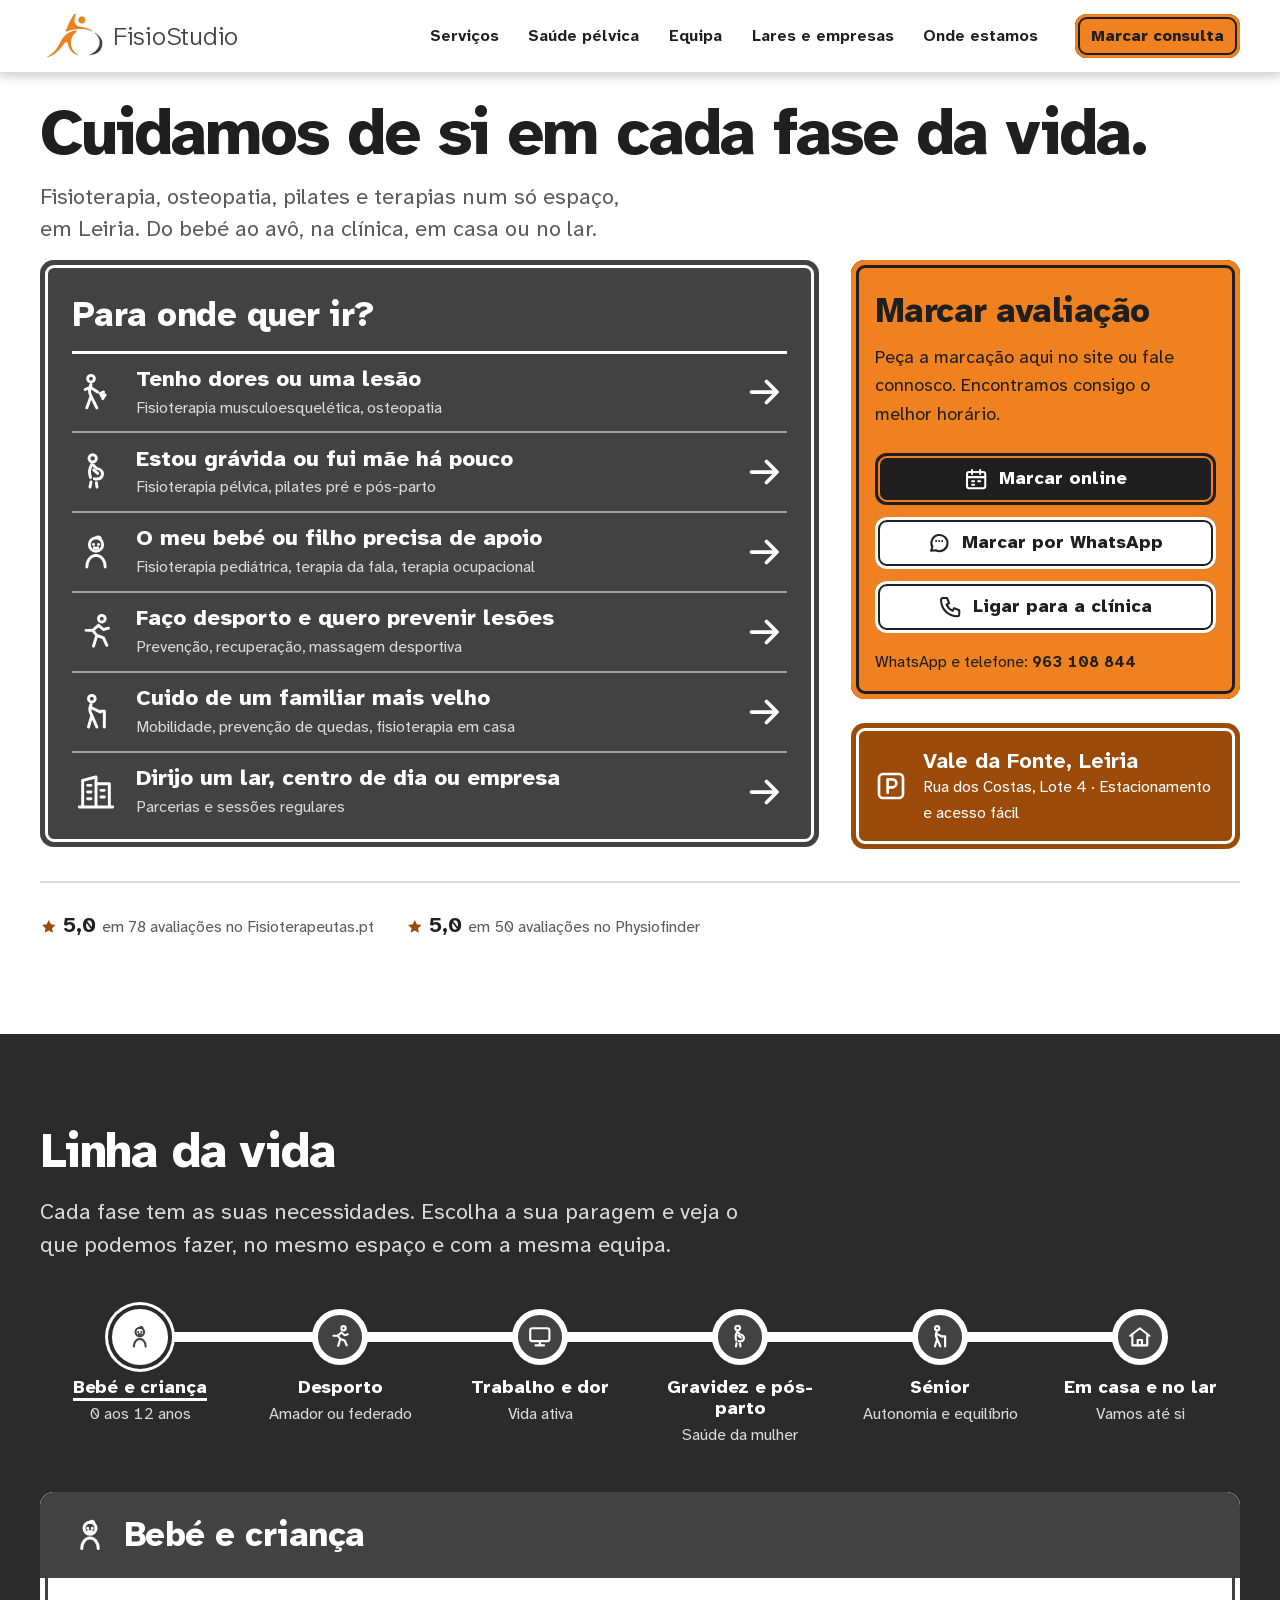
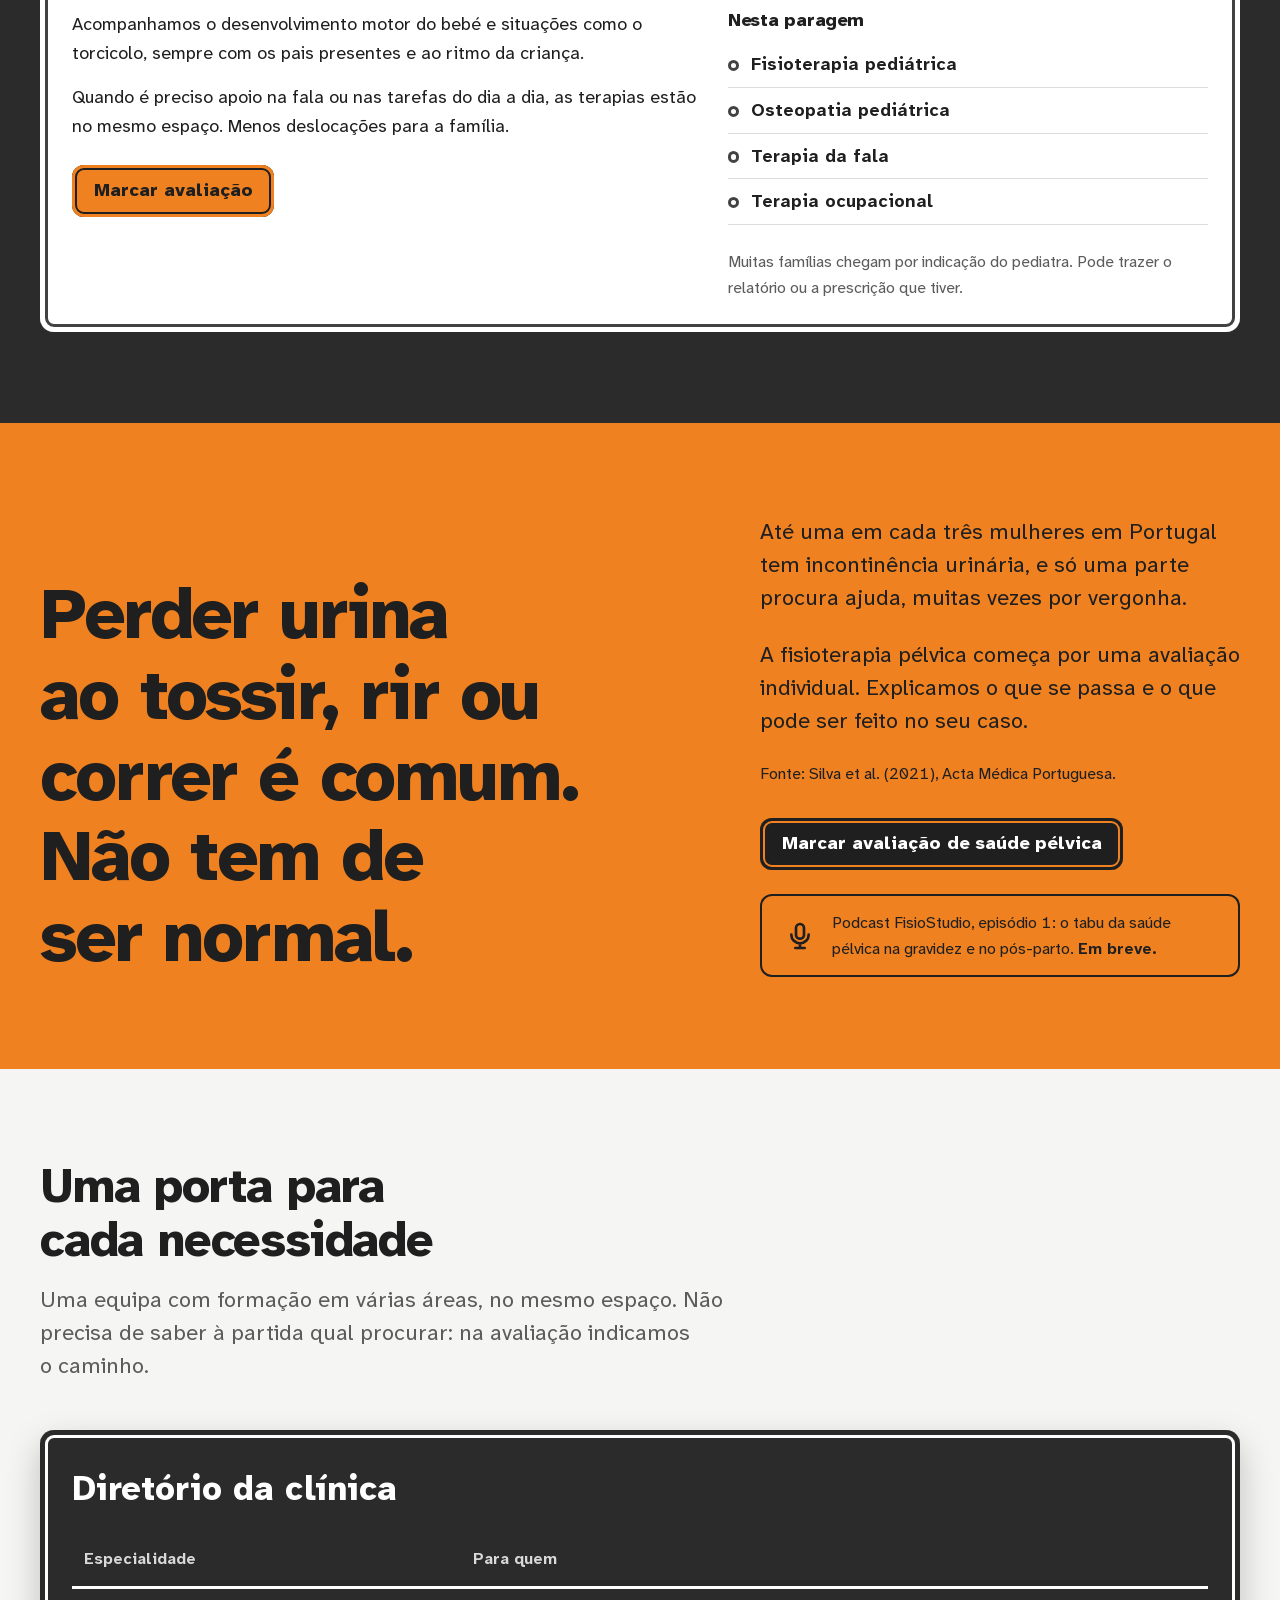
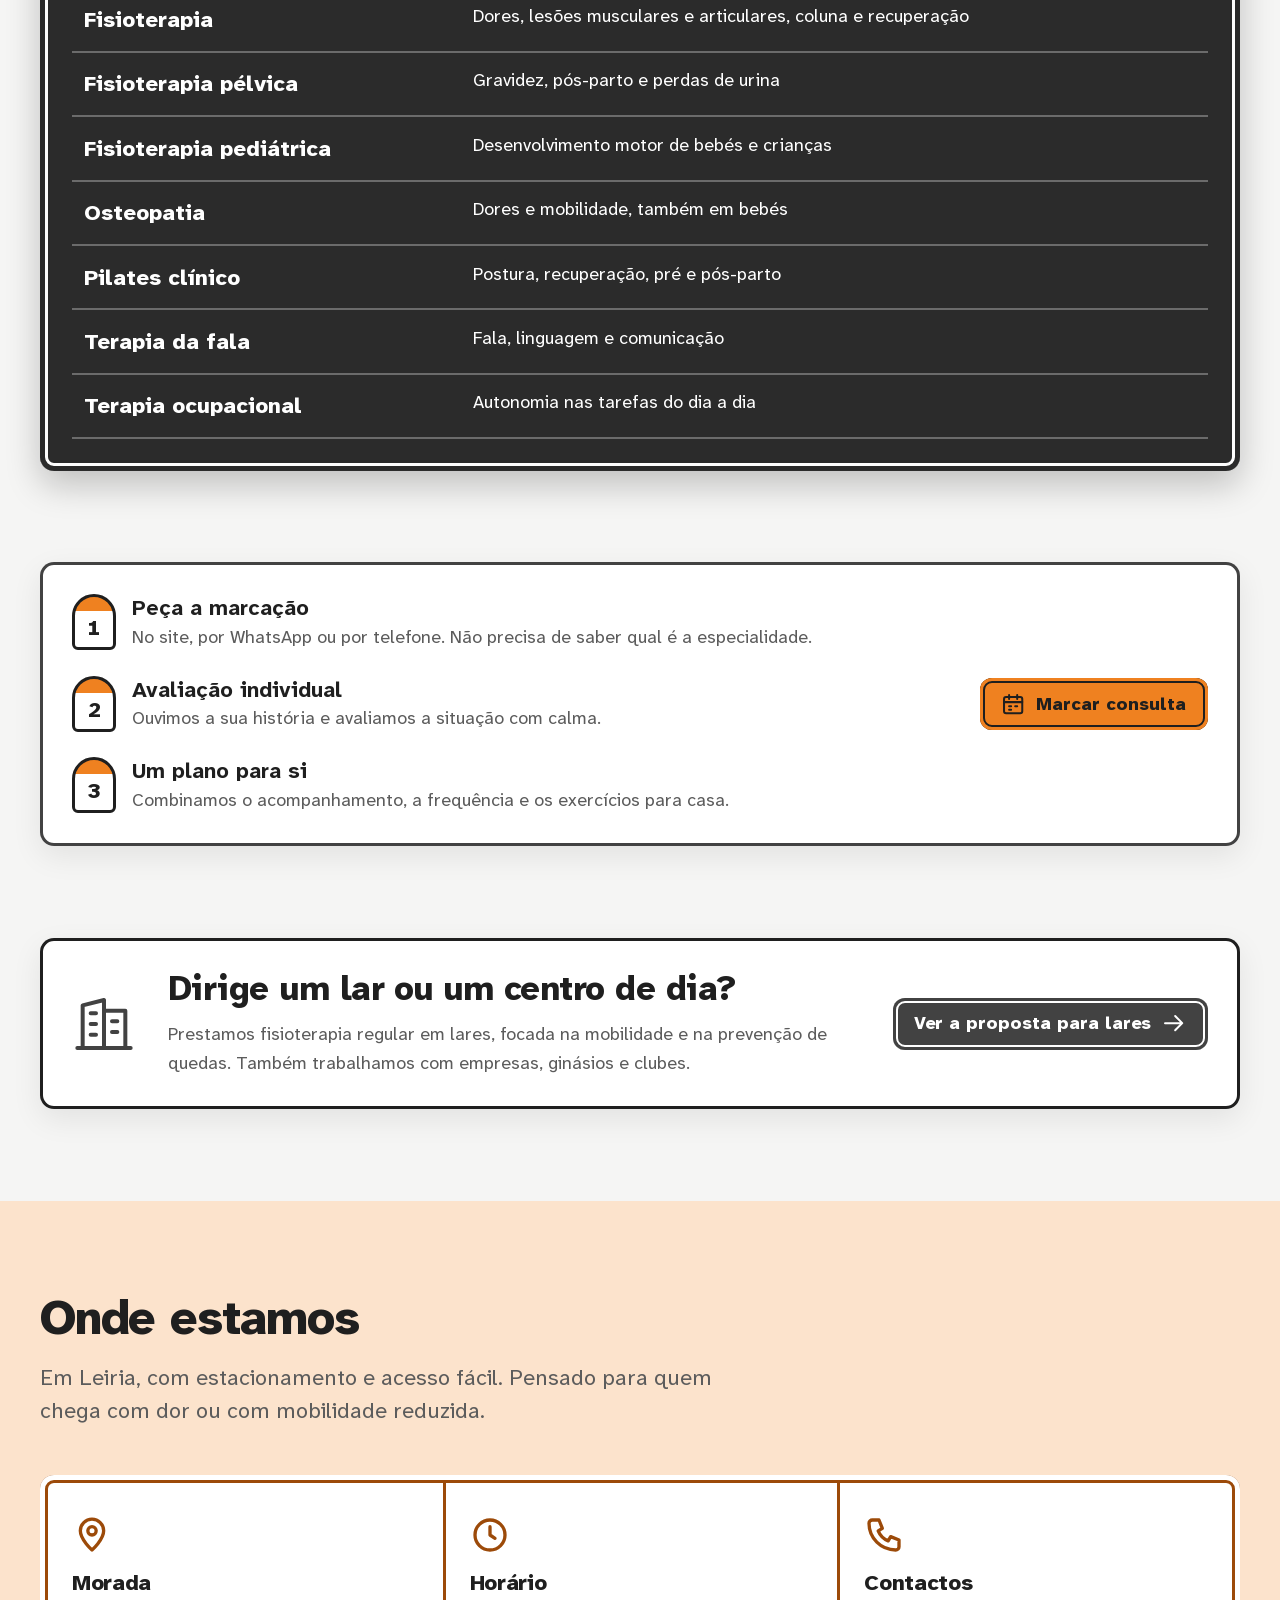
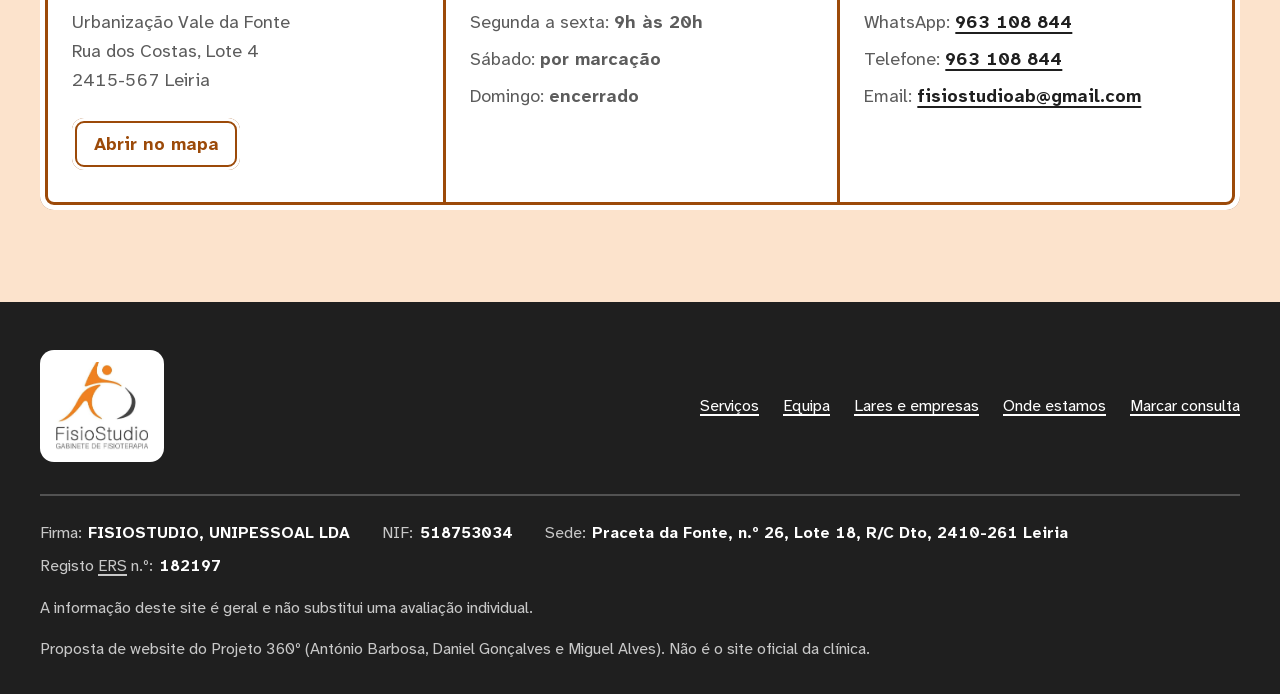
<file: index.html>
<!doctype html>
<html lang="pt-PT">
<head>
  <meta charset="utf-8">
  <meta name="viewport" content="width=device-width, initial-scale=1">
  <title>FisioStudio · Fisioterapia em Leiria, em cada fase da vida</title>
  <meta name="description" content="Fisioterapia, osteopatia, pilates e terapias num só espaço em Leiria. Para bebés, adultos, grávidas, desportistas e seniores. Também em casa e em lares.">
  <meta name="theme-color" content="#ffffff">
  <link rel="stylesheet" href="assets/styles.css?v=4">
  <script>document.documentElement.classList.add('js');</script>
</head>
<body>
<svg width="0" height="0" style="position:absolute" aria-hidden="true" focusable="false">
  <defs>
    <symbol id="i-arrow" viewBox="0 0 24 24"><path d="M3 12h16M13 5l7 7-7 7"/></symbol>
    <symbol id="i-pain" viewBox="0 0 24 24"><circle cx="9" cy="4" r="2"/><path d="M9 7.5c-1.2 2.4-1.2 4.8 0 7l-2.5 7M9 14.5l3.5 7M9 9.5l4 2.5M5.5 10.5L9 9"/><path d="M14.5 13l2-1-1.2 2.4 2.2-.6-1.5 2.2"/></symbol>
    <symbol id="i-baby" viewBox="0 0 24 24"><circle cx="12" cy="7.5" r="4"/><path d="M10.5 7.5h.01M13.5 7.5h.01M11 9.5c.6.4 1.4.4 2 0"/><path d="M6.5 21c0-4 2.4-7 5.5-7s5.5 3 5.5 7"/><path d="M12 3.5c.8-.8 2-.8 2.5 0"/></symbol>
    <symbol id="i-pregnant" viewBox="0 0 24 24"><circle cx="10" cy="3.8" r="2.2"/><path d="M9.5 7.5c-1.5 2.3-1.7 5.2-.8 7.8"/><path d="M10.5 8c.7.6 1.3 1.2 1.6 1.8 2.9.2 4.4 2.3 3.6 4.4-.6 1.6-2.4 2.3-4.7 1.9"/><path d="M9 18l-.6 3M12.2 18.4l.4 2.6"/><path d="M10.6 10.8l2.4 2"/></symbol>
    <symbol id="i-run" viewBox="0 0 24 24"><circle cx="15.5" cy="4" r="2"/><path d="M13.5 8l-3.5 3 2.5 3-2 6.5M12.5 14l4 1.5 2 4.5M10 11H6M13.5 8l3 2.5 3-.8"/></symbol>
    <symbol id="i-desk" viewBox="0 0 24 24"><rect x="3" y="4" width="18" height="12" rx="2"/><path d="M8 20h8M12 16v4"/></symbol>
    <symbol id="i-senior" viewBox="0 0 24 24"><circle cx="9.5" cy="4" r="2"/><path d="M9 7.5c-1 2-.8 4.5.5 6.5l-2 7M9.5 14l3 7M9.5 9.5l5 2.5"/><path d="M17 11.5V21M14.5 11.5H17"/></symbol>
    <symbol id="i-home" viewBox="0 0 24 24"><path d="M3 11l9-7 9 7"/><path d="M5 9.8V20h14V9.8"/><path d="M10 20v-5h4v5"/></symbol>
    <symbol id="i-building" viewBox="0 0 24 24"><path d="M4 21V5l8-2v18M12 7h8v14M2 21h20"/><path d="M7 8h2M7 12h2M7 16h2M15 11h2M15 15h2"/></symbol>
    <symbol id="i-chat" viewBox="0 0 24 24"><path d="M4 19.5l1.3-3.7A8 8 0 1 1 8.6 19z"/><path d="M9 10h.01M12 10h.01M15 10h.01"/></symbol>
    <symbol id="i-phone" viewBox="0 0 24 24"><path d="M5 3h4l2 5-2.5 1.5a11 11 0 0 0 6 6L16 13l5 2v4a2 2 0 0 1-2 2A16 16 0 0 1 3 5a2 2 0 0 1 2-2"/></symbol>
    <symbol id="i-pin" viewBox="0 0 24 24"><path d="M12 21s-7-6.2-7-11.5a7 7 0 0 1 14 0C19 14.8 12 21 12 21z"/><circle cx="12" cy="9.5" r="2.5"/></symbol>
    <symbol id="i-parking" viewBox="0 0 24 24"><rect x="3" y="3" width="18" height="18" rx="3"/><path d="M9.5 17V7h3.5a3 3 0 0 1 0 6H9.5"/></symbol>
    <symbol id="i-clock" viewBox="0 0 24 24"><circle cx="12" cy="12" r="9"/><path d="M12 7v5l3 2"/></symbol>
    <symbol id="i-mail" viewBox="0 0 24 24"><rect x="3" y="5" width="18" height="14" rx="2"/><path d="M3.5 6l8.5 7 8.5-7"/></symbol>
    <symbol id="i-mic" viewBox="0 0 24 24"><rect x="9" y="3" width="6" height="11" rx="3"/><path d="M5.5 11a6.5 6.5 0 0 0 13 0M12 17.5V21M8.5 21h7"/></symbol>
    <symbol id="i-star" viewBox="0 0 24 24"><path d="M12 2.8l2.8 5.8 6.3.9-4.6 4.4 1.1 6.3L12 17.2l-5.6 3 1.1-6.3L2.9 9.5l6.3-.9z"/></symbol>
    <symbol id="i-calendar" viewBox="0 0 24 24"><rect x="3" y="5" width="18" height="16" rx="2"/><path d="M3 10h18M8 3v4M16 3v4M8 14h2M14 14h2M8 17.5h2"/></symbol>
    <symbol id="i-menu" viewBox="0 0 24 24"><path d="M4 7h16M4 12h16M4 17h16"/></symbol>
  </defs>
</svg>

<a class="skip" href="#conteudo">Saltar para o conteúdo</a>

<header class="site-header">
  <div class="wrap">
    <a class="brand" href="index.html" aria-label="FisioStudio, página inicial"><img src="assets/logo-mark.png" alt="" width="57" height="44"><span aria-hidden="true">FisioStudio</span></a>
    <a class="btn header-cta" href="marcar.html" aria-label="Marcar consulta"><span class="cta-long" aria-hidden="true">Marcar consulta</span><span class="cta-short" aria-hidden="true">Marcar</span></a>
    <button class="menu-toggle" type="button" aria-expanded="false" aria-controls="menu">
      <svg class="icon" aria-hidden="true"><use href="#i-menu"/></svg><span class="menu-label">Menu</span>
    </button>
    <nav class="nav" id="menu" aria-label="Principal">
      <ul>
        <li><a href="#linha-da-vida">Serviços</a></li>
        <li><a href="#saude-pelvica">Saúde pélvica</a></li>
        <li><a href="#equipa">Equipa</a></li>
        <li><a href="lares.html">Lares e empresas</a></li>
        <li><a href="#onde-estamos">Onde estamos</a></li>
        <li class="nav-book"><a href="marcar.html">Marcar consulta</a></li>
      </ul>
    </nav>
  </div>
</header>

<main id="conteudo">

  <section class="hero" aria-labelledby="titulo">
    <div class="wrap">
      <div class="hero__lede">
        <h1 id="titulo">Cuidamos de si em cada fase da vida.</h1>
        <p>Fisioterapia, osteopatia, pilates e terapias num só espaço, em Leiria. Do bebé ao avô, na clínica, em casa ou no lar.</p>
      </div>

      <div class="hero__grid">
        <nav class="direction-plate" aria-labelledby="direcoes">
          <h2 id="direcoes">Para onde quer ir?</h2>
          <ul class="routes">
            <li><a class="route" href="#paragem-trabalho">
              <svg class="icon" aria-hidden="true"><use href="#i-pain"/></svg>
              <span><span class="route__need">Tenho dores ou uma lesão</span><span class="route__dest">Fisioterapia musculoesquelética, osteopatia</span></span>
              <svg class="icon route__arrow" aria-hidden="true"><use href="#i-arrow"/></svg>
            </a></li>
            <li><a class="route" href="#paragem-gravidez">
              <svg class="icon" aria-hidden="true"><use href="#i-pregnant"/></svg>
              <span><span class="route__need">Estou grávida ou fui mãe há pouco</span><span class="route__dest">Fisioterapia pélvica, pilates pré e pós-parto</span></span>
              <svg class="icon route__arrow" aria-hidden="true"><use href="#i-arrow"/></svg>
            </a></li>
            <li><a class="route" href="#paragem-bebe">
              <svg class="icon" aria-hidden="true"><use href="#i-baby"/></svg>
              <span><span class="route__need">O meu bebé ou filho precisa de apoio</span><span class="route__dest">Fisioterapia pediátrica, terapia da fala, terapia ocupacional</span></span>
              <svg class="icon route__arrow" aria-hidden="true"><use href="#i-arrow"/></svg>
            </a></li>
            <li><a class="route" href="#paragem-desporto">
              <svg class="icon" aria-hidden="true"><use href="#i-run"/></svg>
              <span><span class="route__need">Faço desporto e quero prevenir lesões</span><span class="route__dest">Prevenção, recuperação, massagem desportiva</span></span>
              <svg class="icon route__arrow" aria-hidden="true"><use href="#i-arrow"/></svg>
            </a></li>
            <li><a class="route" href="#paragem-senior">
              <svg class="icon" aria-hidden="true"><use href="#i-senior"/></svg>
              <span><span class="route__need">Cuido de um familiar mais velho</span><span class="route__dest">Mobilidade, prevenção de quedas, fisioterapia em casa</span></span>
              <svg class="icon route__arrow" aria-hidden="true"><use href="#i-arrow"/></svg>
            </a></li>
            <li><a class="route" href="lares.html">
              <svg class="icon" aria-hidden="true"><use href="#i-building"/></svg>
              <span><span class="route__need">Dirijo um lar, centro de dia ou empresa</span><span class="route__dest">Parcerias e sessões regulares</span></span>
              <svg class="icon route__arrow" aria-hidden="true"><use href="#i-arrow"/></svg>
            </a></li>
          </ul>
        </nav>

        <div class="hero__aside">
          <div class="book-plate" id="marcar">
            <h2>Marcar avaliação</h2>
            <p>Peça a marcação aqui no site ou fale connosco. Encontramos consigo o melhor horário.</p>
            <div class="actions">
              <a class="btn btn--ink" href="marcar.html">
                <svg class="icon" aria-hidden="true"><use href="#i-calendar"/></svg>Marcar online
              </a>
              <a class="btn" href="https://wa.me/351963108844">
                <svg class="icon" aria-hidden="true"><use href="#i-chat"/></svg>Marcar por WhatsApp
              </a>
              <a class="btn" href="tel:+351963108844">
                <svg class="icon" aria-hidden="true"><use href="#i-phone"/></svg>Ligar para a clínica
              </a>
            </div>
            <p class="small">WhatsApp e telefone: <strong>963 108 844</strong></p>
          </div>

          <a class="place-plate" href="#onde-estamos">
            <svg class="icon" aria-hidden="true"><use href="#i-parking"/></svg>
            <span><strong>Vale da Fonte, Leiria</strong><span>Rua dos Costas, Lote 4 · Estacionamento e acesso fácil</span></span>
          </a>
        </div>
      </div>

      <ul class="proof" aria-label="Avaliações públicas">
        <li><svg class="icon icon--solid" aria-hidden="true"><use href="#i-star"/></svg><b>5,0</b>em 78 avaliações no Fisioterapeutas.pt</li>
        <li><svg class="icon icon--solid" aria-hidden="true"><use href="#i-star"/></svg><b>5,0</b>em 50 avaliações no Physiofinder</li>
      </ul>
    </div>
  </section>

  <section class="section lifeline" id="linha-da-vida" aria-labelledby="linha-titulo">
    <div class="wrap">
      <div class="section__head">
        <h2 id="linha-titulo">Linha da vida</h2>
        <p>Cada fase tem as suas necessidades. Escolha a sua paragem e veja o que podemos fazer, no mesmo espaço e com a mesma equipa.</p>
      </div>

      <p class="swipe-hint" aria-hidden="true">Deslize para ver todas as fases →</p>
      <div class="line-map" data-line-map>
        <div class="stations" role="tablist" aria-label="Fases da vida">
          <button class="station" role="tab" id="tab-bebe" aria-controls="paragem-bebe" aria-selected="true" type="button">
            <span class="station__dot"><svg class="icon" aria-hidden="true"><use href="#i-baby"/></svg></span>
            <span class="station__text"><span class="station__name">Bebé e criança</span><span class="station__age">0 aos 12 anos</span></span>
          </button>
          <button class="station" role="tab" id="tab-desporto" aria-controls="paragem-desporto" aria-selected="false" type="button" tabindex="-1">
            <span class="station__dot"><svg class="icon" aria-hidden="true"><use href="#i-run"/></svg></span>
            <span class="station__text"><span class="station__name">Desporto</span><span class="station__age">Amador ou federado</span></span>
          </button>
          <button class="station" role="tab" id="tab-trabalho" aria-controls="paragem-trabalho" aria-selected="false" type="button" tabindex="-1">
            <span class="station__dot"><svg class="icon" aria-hidden="true"><use href="#i-desk"/></svg></span>
            <span class="station__text"><span class="station__name">Trabalho e dor</span><span class="station__age">Vida ativa</span></span>
          </button>
          <button class="station" role="tab" id="tab-gravidez" aria-controls="paragem-gravidez" aria-selected="false" type="button" tabindex="-1">
            <span class="station__dot"><svg class="icon" aria-hidden="true"><use href="#i-pregnant"/></svg></span>
            <span class="station__text"><span class="station__name">Gravidez e pós-parto</span><span class="station__age">Saúde da mulher</span></span>
          </button>
          <button class="station" role="tab" id="tab-senior" aria-controls="paragem-senior" aria-selected="false" type="button" tabindex="-1">
            <span class="station__dot"><svg class="icon" aria-hidden="true"><use href="#i-senior"/></svg></span>
            <span class="station__text"><span class="station__name">Sénior</span><span class="station__age">Autonomia e equilíbrio</span></span>
          </button>
          <button class="station" role="tab" id="tab-casa" aria-controls="paragem-casa" aria-selected="false" type="button" tabindex="-1">
            <span class="station__dot"><svg class="icon" aria-hidden="true"><use href="#i-home"/></svg></span>
            <span class="station__text"><span class="station__name">Em casa e no lar</span><span class="station__age">Vamos até si</span></span>
          </button>
        </div>

        <section class="stop-panel" role="tabpanel" id="paragem-bebe" aria-labelledby="tab-bebe" tabindex="0">
          <h3 class="stop-panel__title"><svg class="icon" aria-hidden="true"><use href="#i-baby"/></svg>Bebé e criança</h3>
          <div class="stop-panel__body">
            <div>
              <p>Acompanhamos o desenvolvimento motor do bebé e situações como o torcicolo, sempre com os pais presentes e ao ritmo da criança.</p>
              <p>Quando é preciso apoio na fala ou nas tarefas do dia a dia, as terapias estão no mesmo espaço. Menos deslocações para a família.</p>
              <a class="btn" href="marcar.html?servico=pediatrica">Marcar avaliação</a>
            </div>
            <div>
              <h4>Nesta paragem</h4>
              <ul class="services">
                <li>Fisioterapia pediátrica</li>
                <li>Osteopatia pediátrica</li>
                <li>Terapia da fala</li>
                <li>Terapia ocupacional</li>
              </ul>
              <p class="note">Muitas famílias chegam por indicação do pediatra. Pode trazer o relatório ou a prescrição que tiver.</p>
            </div>
          </div>
        </section>

        <section class="stop-panel" role="tabpanel" id="paragem-desporto" aria-labelledby="tab-desporto" tabindex="0">
          <h3 class="stop-panel__title"><svg class="icon" aria-hidden="true"><use href="#i-run"/></svg>Desporto</h3>
          <div class="stop-panel__body">
            <div>
              <p>Corrida, trail, futebol, padel. Ajudamos a recuperar de uma lesão e, sobretudo, a evitar a próxima, para não ter de parar os treinos.</p>
              <p>A dor que aparece sempre no mesmo quilómetro merece ser vista antes de se tornar uma lesão.</p>
              <a class="btn" href="marcar.html?servico=fisioterapia">Marcar avaliação</a>
            </div>
            <div>
              <h4>Nesta paragem</h4>
              <ul class="services">
                <li>Fisioterapia desportiva e prevenção de lesões</li>
                <li>Recuperação após lesão</li>
                <li>Massagem desportiva</li>
                <li>Pilates clínico</li>
              </ul>
            </div>
          </div>
        </section>

        <section class="stop-panel" role="tabpanel" id="paragem-trabalho" aria-labelledby="tab-trabalho" tabindex="0">
          <h3 class="stop-panel__title"><svg class="icon" aria-hidden="true"><use href="#i-desk"/></svg>Trabalho e dor</h3>
          <div class="stop-panel__body">
            <div>
              <p>Dor lombar, pescoço tenso, ombro que não deixa dormir. É a área com mais procura na clínica: dores, lesões musculares e articulares, problemas de coluna e recuperação funcional.</p>
              <p>Começamos por uma avaliação individual e definimos consigo um plano que caiba na sua agenda.</p>
              <a class="btn" href="marcar.html?servico=fisioterapia">Marcar avaliação</a>
            </div>
            <div>
              <h4>Nesta paragem</h4>
              <ul class="services">
                <li>Fisioterapia musculoesquelética</li>
                <li>Osteopatia</li>
                <li>Pilates clínico</li>
                <li>Drenagem linfática manual e mecânica</li>
                <li>Massagem de relaxamento</li>
              </ul>
            </div>
          </div>
        </section>

        <section class="stop-panel" role="tabpanel" id="paragem-gravidez" aria-labelledby="tab-gravidez" tabindex="0">
          <h3 class="stop-panel__title"><svg class="icon" aria-hidden="true"><use href="#i-pregnant"/></svg>Gravidez e pós-parto</h3>
          <div class="stop-panel__body">
            <div>
              <p>A gravidez e o parto mudam o corpo. Perdas de urina, dor pélvica ou lombar, sensação de peso: são situações comuns e podem ser avaliadas.</p>
              <p>Falamos consigo sem tabus e sem pressa, numa consulta individual e reservada.</p>
              <a class="btn" href="marcar.html?servico=pelvica">Marcar avaliação</a>
            </div>
            <div>
              <h4>Nesta paragem</h4>
              <ul class="services">
                <li>Fisioterapia pélvica</li>
                <li>Pilates pré-parto</li>
                <li>Pilates pós-parto</li>
                <li>Drenagem linfática</li>
              </ul>
              <p class="note"><a href="#saude-pelvica">Saber mais sobre saúde pélvica</a></p>
            </div>
          </div>
        </section>

        <section class="stop-panel" role="tabpanel" id="paragem-senior" aria-labelledby="tab-senior" tabindex="0">
          <h3 class="stop-panel__title"><svg class="icon" aria-hidden="true"><use href="#i-senior"/></svg>Sénior</h3>
          <div class="stop-panel__body">
            <div>
              <p>Manter a força, o equilíbrio e a confiança para andar. Trabalhamos a mobilidade e a prevenção de quedas, ao ritmo de cada pessoa.</p>
              <p>A clínica tem estacionamento e acesso fácil, pensado para quem se desloca com mais dificuldade.</p>
              <a class="btn" href="marcar.html?servico=fisioterapia">Marcar avaliação</a>
            </div>
            <div>
              <h4>Nesta paragem</h4>
              <ul class="services">
                <li>Fisioterapia e reabilitação</li>
                <li>Prevenção de quedas</li>
                <li>Pilates clínico</li>
                <li>Drenagem linfática</li>
              </ul>
            </div>
          </div>
        </section>

        <section class="stop-panel" role="tabpanel" id="paragem-casa" aria-labelledby="tab-casa" tabindex="0">
          <h3 class="stop-panel__title"><svg class="icon" aria-hidden="true"><use href="#i-home"/></svg>Em casa e no lar</h3>
          <div class="stop-panel__body">
            <div>
              <p>Quando sair de casa é difícil, a fisioterapia vai até si. Fazemos sessões ao domicílio em Leiria e nas freguesias à volta.</p>
              <p>Também trabalhamos com lares e centros de dia, com sessões regulares para os residentes.</p>
              <a class="btn" href="marcar.html?servico=fisioterapia">Marcar avaliação</a>
            </div>
            <div>
              <h4>Nesta paragem</h4>
              <ul class="services">
                <li>Fisioterapia ao domicílio</li>
                <li>Fisioterapia em lares</li>
                <li>Sessões de grupo de mobilidade</li>
              </ul>
              <p class="note"><a href="lares.html">Proposta para lares e centros de dia</a></p>
            </div>
          </div>
        </section>
      </div>
    </div>
  </section>

  <section class="band" id="saude-pelvica" aria-labelledby="pelvica-titulo">
    <div class="wrap band__grid">
      <div>
        <h2 id="pelvica-titulo">Perder urina ao tossir, rir ou correr é comum. <span>Não tem de ser normal.</span></h2>
      </div>
      <div>
        <p>Até uma em cada três mulheres em Portugal tem incontinência urinária, e só uma parte procura ajuda, muitas vezes por vergonha.</p>
        <p>A fisioterapia pélvica começa por uma avaliação individual. Explicamos o que se passa e o que pode ser feito no seu caso.</p>
        <cite>Fonte: Silva et al. (2021), Acta Médica Portuguesa.</cite>
        <a class="btn" href="marcar.html?servico=pelvica">Marcar avaliação de saúde pélvica</a>
        <div class="soon">
          <svg class="icon" aria-hidden="true"><use href="#i-mic"/></svg>
          <span>Podcast FisioStudio, episódio 1: o tabu da saúde pélvica na gravidez e no pós-parto. <strong>Em breve.</strong></span>
        </div>
      </div>
    </div>
  </section>

  <section class="section" id="equipa" aria-labelledby="equipa-titulo">
    <div class="wrap">
      <div class="section__head">
        <h2 id="equipa-titulo">Uma porta para cada necessidade</h2>
        <p>Uma equipa com formação em várias áreas, no mesmo espaço. Não precisa de saber à partida qual procurar: na avaliação indicamos o caminho.</p>
      </div>
      <div class="directory" role="region" aria-labelledby="dir-cap" tabindex="0">
        <table role="table">
          <caption id="dir-cap">Diretório da clínica</caption>
          <thead>
            <tr><th scope="col">Especialidade</th><th scope="col">Para quem</th></tr>
          </thead>
          <tbody>
            <tr role="row"><th scope="row" role="rowheader">Fisioterapia</th><td role="cell" data-label="Para quem">Dores, lesões musculares e articulares, coluna e recuperação</td></tr>
            <tr role="row"><th scope="row" role="rowheader">Fisioterapia pélvica</th><td role="cell" data-label="Para quem">Gravidez, pós-parto e perdas de urina</td></tr>
            <tr role="row"><th scope="row" role="rowheader">Fisioterapia pediátrica</th><td role="cell" data-label="Para quem">Desenvolvimento motor de bebés e crianças</td></tr>
            <tr role="row"><th scope="row" role="rowheader">Osteopatia</th><td role="cell" data-label="Para quem">Dores e mobilidade, também em bebés</td></tr>
            <tr role="row"><th scope="row" role="rowheader">Pilates clínico</th><td role="cell" data-label="Para quem">Postura, recuperação, pré e pós-parto</td></tr>
            <tr role="row"><th scope="row" role="rowheader">Terapia da fala</th><td role="cell" data-label="Para quem">Fala, linguagem e comunicação</td></tr>
            <tr role="row"><th scope="row" role="rowheader">Terapia ocupacional</th><td role="cell" data-label="Para quem">Autonomia nas tarefas do dia a dia</td></tr>
          </tbody>
        </table>
      </div>
    </div>
  </section>

  <section class="section section--tight" aria-labelledby="como-titulo">
    <div class="wrap">
      <div class="steps-plate">
        <div>
          <h2 id="como-titulo" class="visually-hidden">Como marcar</h2>
          <ol class="steps">
            <li><div><strong>Peça a marcação</strong><span>No site, por WhatsApp ou por telefone. Não precisa de saber qual é a especialidade.</span></div></li>
            <li><div><strong>Avaliação individual</strong><span>Ouvimos a sua história e avaliamos a situação com calma.</span></div></li>
            <li><div><strong>Um plano para si</strong><span>Combinamos o acompanhamento, a frequência e os exercícios para casa.</span></div></li>
          </ol>
        </div>
        <a class="btn" href="marcar.html">
          <svg class="icon" aria-hidden="true"><use href="#i-calendar"/></svg>Marcar consulta
        </a>
      </div>
    </div>
  </section>

  <section class="section section--tight" aria-labelledby="b2b-titulo">
    <div class="wrap">
      <div class="b2b">
        <svg class="icon" aria-hidden="true"><use href="#i-building"/></svg>
        <div>
          <h2 id="b2b-titulo">Dirige um lar ou um centro de dia?</h2>
          <p>Prestamos fisioterapia regular em lares, focada na mobilidade e na prevenção de quedas. Também trabalhamos com empresas, ginásios e clubes.</p>
        </div>
        <a class="btn btn--sign" href="lares.html">Ver a proposta para lares
          <svg class="icon" aria-hidden="true"><use href="#i-arrow"/></svg>
        </a>
      </div>
    </div>
  </section>

  <section class="place" id="onde-estamos" aria-labelledby="onde-titulo">
    <div class="wrap">
      <div class="section__head">
        <h2 id="onde-titulo">Onde estamos</h2>
        <p>Em Leiria, com estacionamento e acesso fácil. Pensado para quem chega com dor ou com mobilidade reduzida.</p>
      </div>
      <div class="place-board">
        <div>
          <svg class="icon" aria-hidden="true"><use href="#i-pin"/></svg>
          <h3>Morada</h3>
          <p>Urbanização Vale da Fonte<br>Rua dos Costas, Lote 4<br>2415-567 Leiria</p>
          <a class="btn btn--brown" href="https://www.google.com/maps/search/?api=1&amp;query=Rua%20dos%20Costas%20Lote%204%2C%202415-567%20Leiria">Abrir no mapa</a>
        </div>
        <div>
          <svg class="icon" aria-hidden="true"><use href="#i-clock"/></svg>
          <h3>Horário</h3>
          <ul>
            <li>Segunda a sexta: <strong>9h às 20h</strong></li>
            <li>Sábado: <strong>por marcação</strong></li>
            <li>Domingo: <strong>encerrado</strong></li>
          </ul>
        </div>
        <div>
          <svg class="icon" aria-hidden="true"><use href="#i-phone"/></svg>
          <h3>Contactos</h3>
          <ul>
            <li>WhatsApp: <a href="https://wa.me/351963108844">963 108 844</a></li>
            <li>Telefone: <a href="tel:+351963108844">963 108 844</a></li>
            <li>Email: <a href="mailto:fisiostudioab@gmail.com">fisiostudioab@gmail.com</a></li>
          </ul>
        </div>
      </div>
    </div>
  </section>

</main>

<footer class="site-footer">
  <div class="wrap">
    <div class="footer-top">
      <a class="footer-logo" href="index.html"><img src="assets/logo.png" alt="FisioStudio, gabinete de fisioterapia. Página inicial" width="92" height="88"></a>
      <nav class="footer-nav" aria-label="Rodapé">
        <ul>
          <li><a href="#linha-da-vida">Serviços</a></li>
          <li><a href="#equipa">Equipa</a></li>
          <li><a href="lares.html">Lares e empresas</a></li>
          <li><a href="#onde-estamos">Onde estamos</a></li>
          <li><a href="marcar.html">Marcar consulta</a></li>
        </ul>
      </nav>
    </div>
    <div class="legal">
      <dl>
        <div><dt>Firma:</dt><dd>FISIOSTUDIO, UNIPESSOAL LDA</dd></div>
        <div><dt>NIF:</dt><dd>518753034</dd></div>
        <div><dt>Sede:</dt><dd>Praceta da Fonte, n.º 26, Lote 18, R/C Dto, 2410-261 Leiria</dd></div>
        <div><dt>Registo <a href="https://www.ers.pt/pt/prestadores/servicos/pesquisa-de-prestadores/"><abbr title="Entidade Reguladora da Saúde">ERS</abbr></a> n.º:</dt><dd>182197</dd></div>
      </dl>
      <p>A informação deste site é geral e não substitui uma avaliação individual.</p>
      <p>Proposta de website do Projeto 360º (António Barbosa, Daniel Gonçalves e Miguel Alves). Não é o site oficial da clínica.</p>
    </div>
  </div>
</footer>

<script src="assets/app.js?v=4" defer></script>
</body>
</html>
</file>
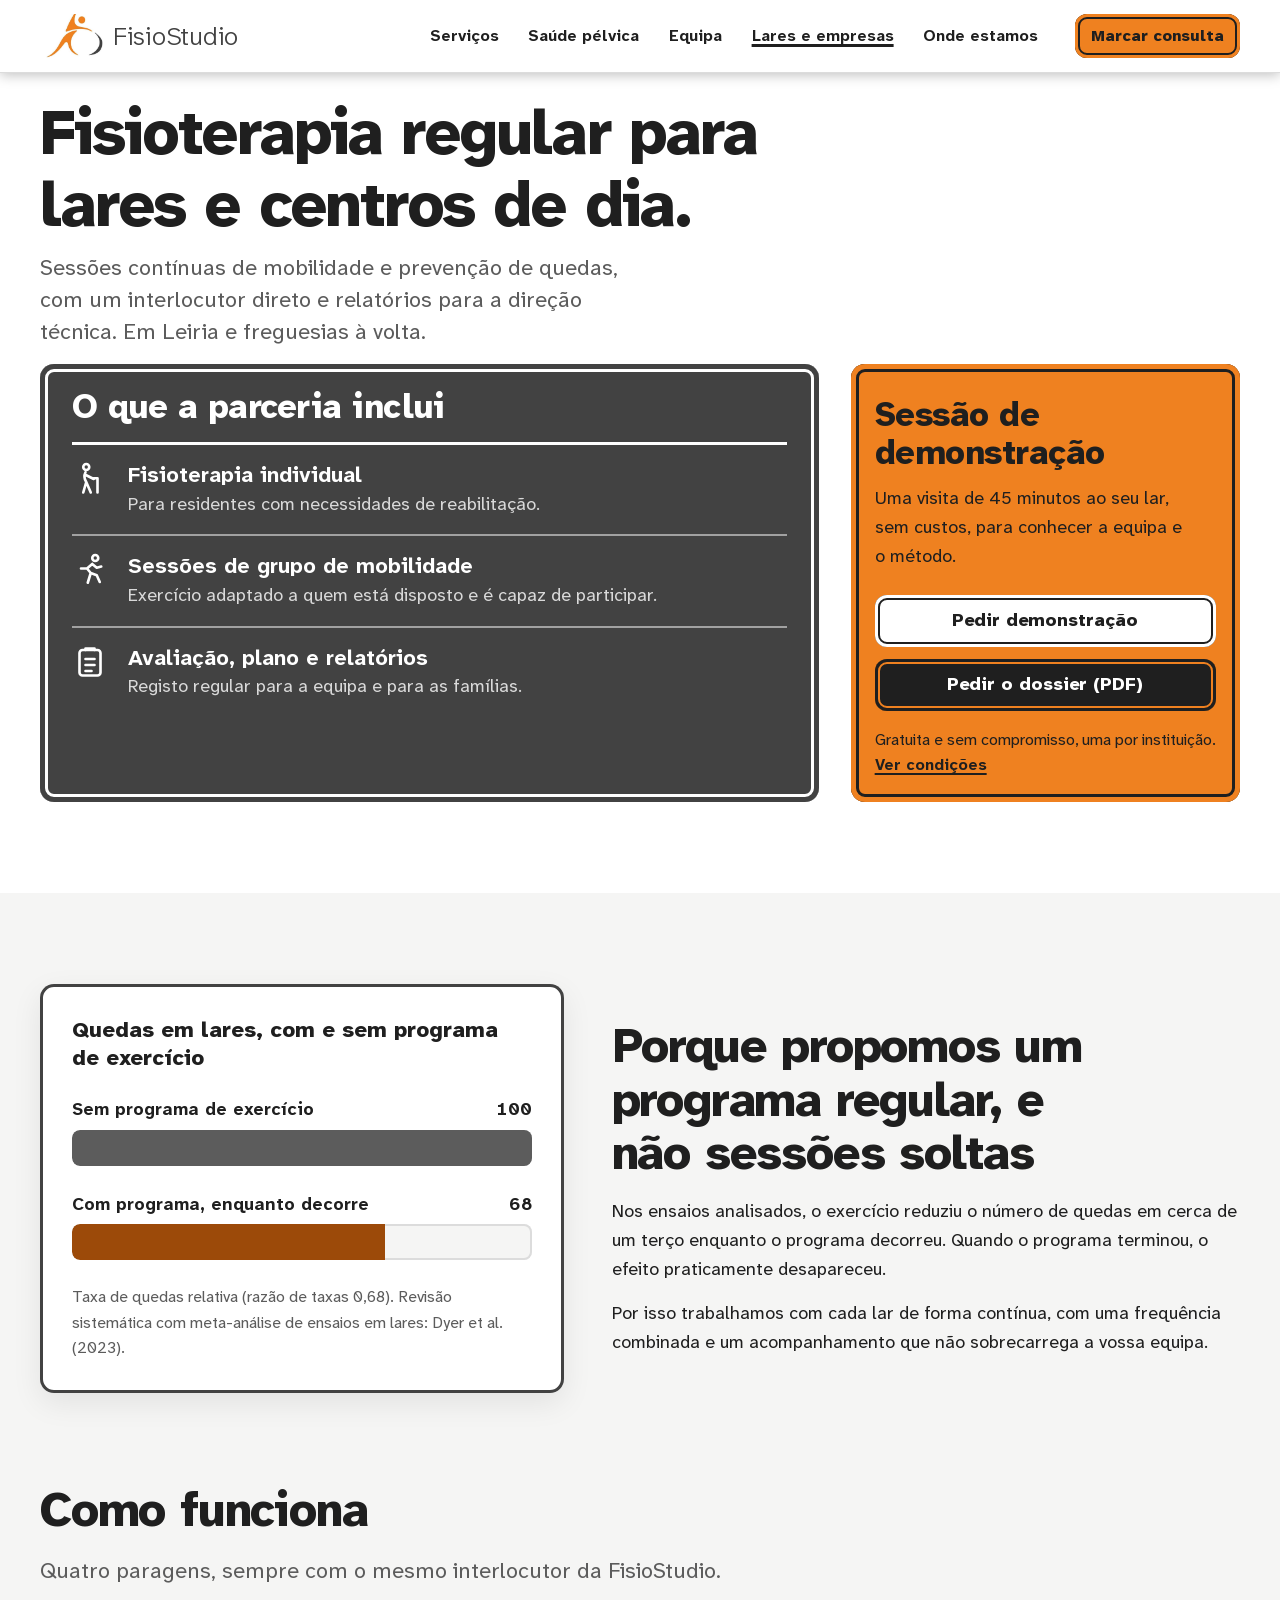
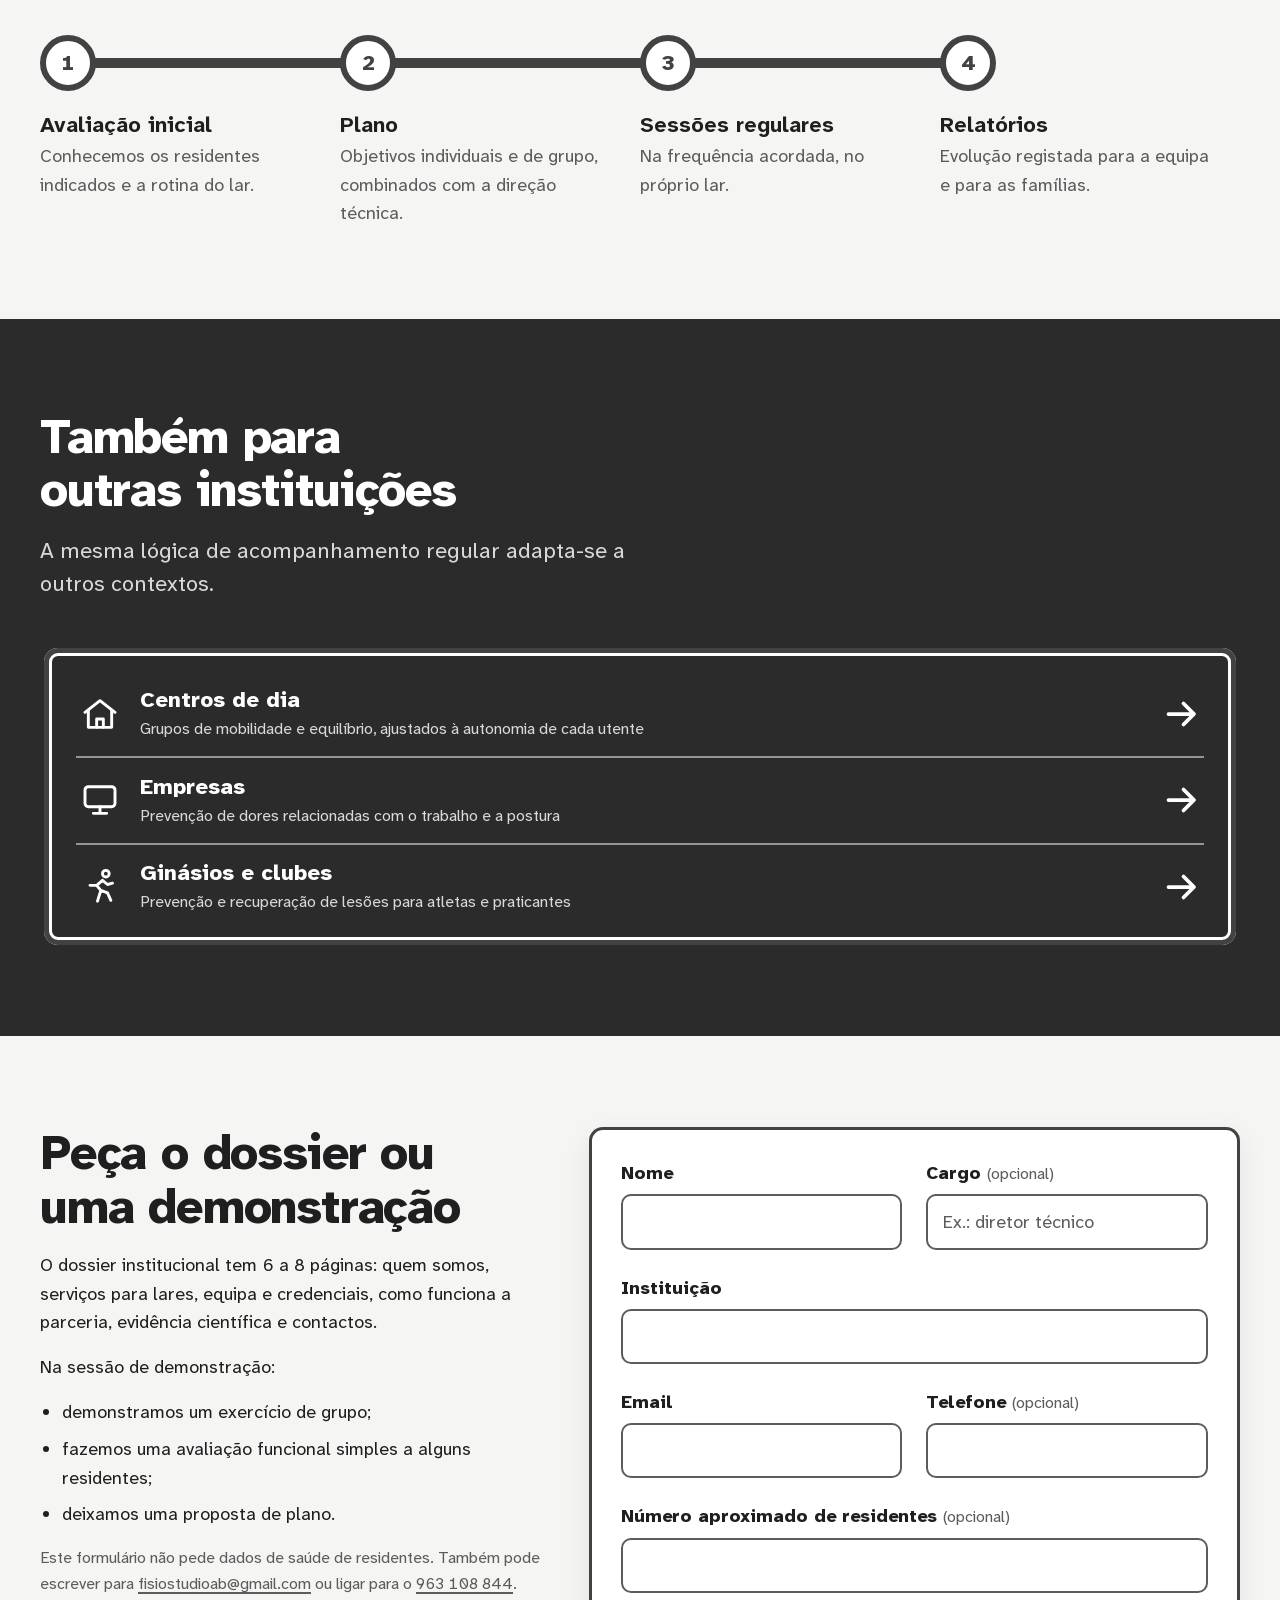
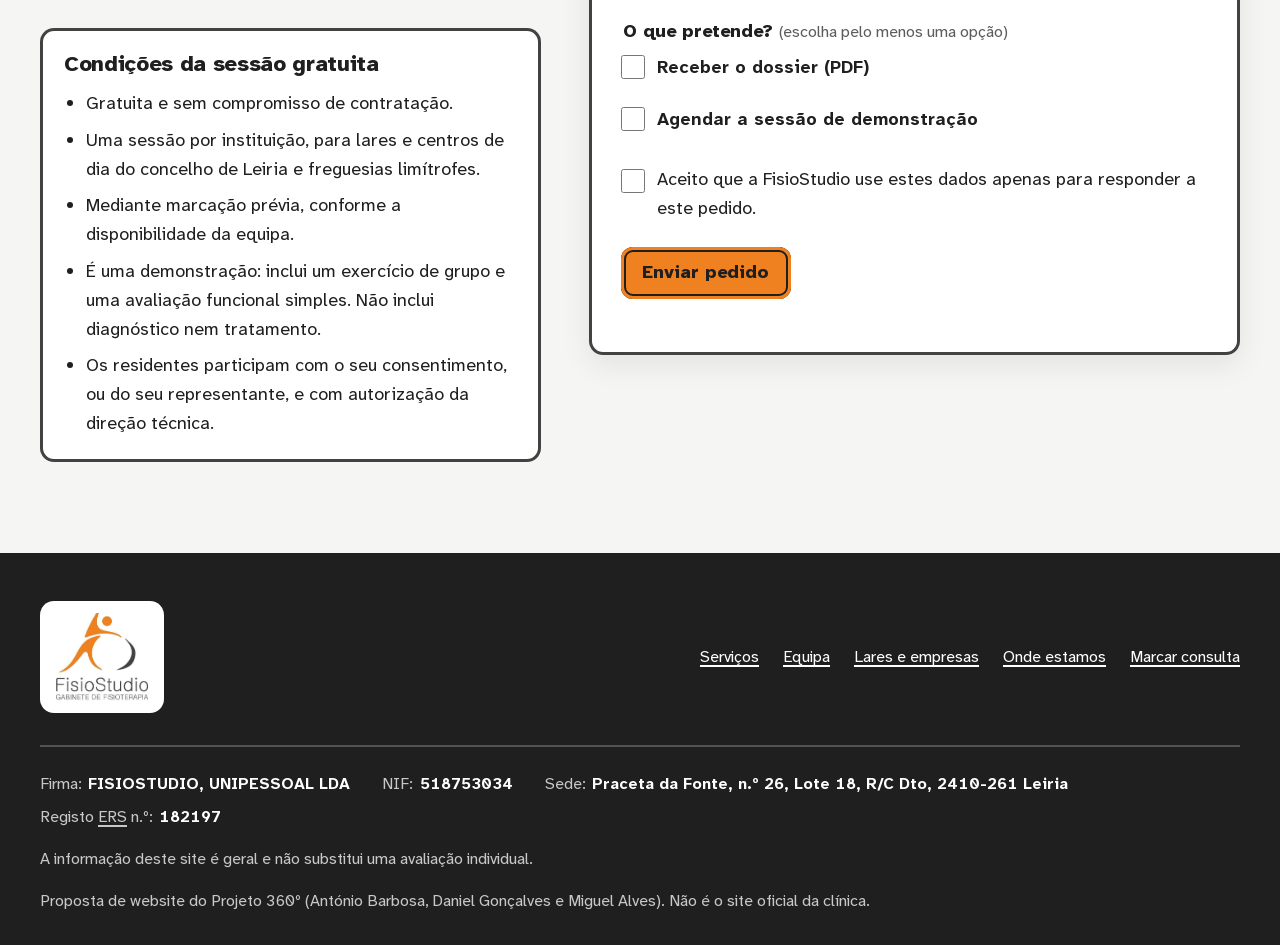
<file: lares.html>
<!doctype html>
<html lang="pt-PT">
<head>
  <meta charset="utf-8">
  <meta name="viewport" content="width=device-width, initial-scale=1">
  <title>Fisioterapia para lares e centros de dia em Leiria · FisioStudio</title>
  <meta name="description" content="Fisioterapia regular em lares e centros de dia de Leiria: mobilidade, prevenção de quedas e sessões de grupo. Peça o dossier ou uma sessão de demonstração.">
  <meta name="theme-color" content="#ffffff">
  <link rel="stylesheet" href="assets/styles.css?v=4">
  <script>document.documentElement.classList.add('js');</script>
</head>
<body>
<svg width="0" height="0" style="position:absolute" aria-hidden="true" focusable="false">
  <defs>
    <symbol id="i-arrow" viewBox="0 0 24 24"><path d="M3 12h16M13 5l7 7-7 7"/></symbol>
    <symbol id="i-pain" viewBox="0 0 24 24"><circle cx="9" cy="4" r="2"/><path d="M9 7.5c-1.2 2.4-1.2 4.8 0 7l-2.5 7M9 14.5l3.5 7M9 9.5l4 2.5M5.5 10.5L9 9"/><path d="M14.5 13l2-1-1.2 2.4 2.2-.6-1.5 2.2"/></symbol>
    <symbol id="i-baby" viewBox="0 0 24 24"><circle cx="12" cy="7.5" r="4"/><path d="M10.5 7.5h.01M13.5 7.5h.01M11 9.5c.6.4 1.4.4 2 0"/><path d="M6.5 21c0-4 2.4-7 5.5-7s5.5 3 5.5 7"/><path d="M12 3.5c.8-.8 2-.8 2.5 0"/></symbol>
    <symbol id="i-pregnant" viewBox="0 0 24 24"><circle cx="10" cy="3.8" r="2.2"/><path d="M9.5 7.5c-1.5 2.3-1.7 5.2-.8 7.8"/><path d="M10.5 8c.7.6 1.3 1.2 1.6 1.8 2.9.2 4.4 2.3 3.6 4.4-.6 1.6-2.4 2.3-4.7 1.9"/><path d="M9 18l-.6 3M12.2 18.4l.4 2.6"/><path d="M10.6 10.8l2.4 2"/></symbol>
    <symbol id="i-run" viewBox="0 0 24 24"><circle cx="15.5" cy="4" r="2"/><path d="M13.5 8l-3.5 3 2.5 3-2 6.5M12.5 14l4 1.5 2 4.5M10 11H6M13.5 8l3 2.5 3-.8"/></symbol>
    <symbol id="i-desk" viewBox="0 0 24 24"><rect x="3" y="4" width="18" height="12" rx="2"/><path d="M8 20h8M12 16v4"/></symbol>
    <symbol id="i-senior" viewBox="0 0 24 24"><circle cx="9.5" cy="4" r="2"/><path d="M9 7.5c-1 2-.8 4.5.5 6.5l-2 7M9.5 14l3 7M9.5 9.5l5 2.5"/><path d="M17 11.5V21M14.5 11.5H17"/></symbol>
    <symbol id="i-home" viewBox="0 0 24 24"><path d="M3 11l9-7 9 7"/><path d="M5 9.8V20h14V9.8"/><path d="M10 20v-5h4v5"/></symbol>
    <symbol id="i-building" viewBox="0 0 24 24"><path d="M4 21V5l8-2v18M12 7h8v14M2 21h20"/><path d="M7 8h2M7 12h2M7 16h2M15 11h2M15 15h2"/></symbol>
    <symbol id="i-chat" viewBox="0 0 24 24"><path d="M4 19.5l1.3-3.7A8 8 0 1 1 8.6 19z"/><path d="M9 10h.01M12 10h.01M15 10h.01"/></symbol>
    <symbol id="i-phone" viewBox="0 0 24 24"><path d="M5 3h4l2 5-2.5 1.5a11 11 0 0 0 6 6L16 13l5 2v4a2 2 0 0 1-2 2A16 16 0 0 1 3 5a2 2 0 0 1 2-2"/></symbol>
    <symbol id="i-pin" viewBox="0 0 24 24"><path d="M12 21s-7-6.2-7-11.5a7 7 0 0 1 14 0C19 14.8 12 21 12 21z"/><circle cx="12" cy="9.5" r="2.5"/></symbol>
    <symbol id="i-parking" viewBox="0 0 24 24"><rect x="3" y="3" width="18" height="18" rx="3"/><path d="M9.5 17V7h3.5a3 3 0 0 1 0 6H9.5"/></symbol>
    <symbol id="i-clock" viewBox="0 0 24 24"><circle cx="12" cy="12" r="9"/><path d="M12 7v5l3 2"/></symbol>
    <symbol id="i-mail" viewBox="0 0 24 24"><rect x="3" y="5" width="18" height="14" rx="2"/><path d="M3.5 6l8.5 7 8.5-7"/></symbol>
    <symbol id="i-mic" viewBox="0 0 24 24"><rect x="9" y="3" width="6" height="11" rx="3"/><path d="M5.5 11a6.5 6.5 0 0 0 13 0M12 17.5V21M8.5 21h7"/></symbol>
    <symbol id="i-star" viewBox="0 0 24 24"><path d="M12 2.8l2.8 5.8 6.3.9-4.6 4.4 1.1 6.3L12 17.2l-5.6 3 1.1-6.3L2.9 9.5l6.3-.9z"/></symbol>
    <symbol id="i-clipboard" viewBox="0 0 24 24"><rect x="5" y="4" width="14" height="17" rx="2"/><path d="M9 4V3h6v1M9 10h6M9 14h6M9 18h4"/></symbol>
    <symbol id="i-calendar" viewBox="0 0 24 24"><rect x="3" y="5" width="18" height="16" rx="2"/><path d="M3 10h18M8 3v4M16 3v4M8 14h2M14 14h2M8 17.5h2"/></symbol>
    <symbol id="i-menu" viewBox="0 0 24 24"><path d="M4 7h16M4 12h16M4 17h16"/></symbol>
  </defs>
</svg>

<a class="skip" href="#conteudo">Saltar para o conteúdo</a>

<header class="site-header">
  <div class="wrap">
    <a class="brand" href="index.html" aria-label="FisioStudio, página inicial"><img src="assets/logo-mark.png" alt="" width="57" height="44"><span aria-hidden="true">FisioStudio</span></a>
    <a class="btn header-cta" href="marcar.html" aria-label="Marcar consulta"><span class="cta-long" aria-hidden="true">Marcar consulta</span><span class="cta-short" aria-hidden="true">Marcar</span></a>
    <button class="menu-toggle" type="button" aria-expanded="false" aria-controls="menu">
      <svg class="icon" aria-hidden="true"><use href="#i-menu"/></svg><span class="menu-label">Menu</span>
    </button>
    <nav class="nav" id="menu" aria-label="Principal">
      <ul>
        <li><a href="index.html#linha-da-vida">Serviços</a></li>
        <li><a href="index.html#saude-pelvica">Saúde pélvica</a></li>
        <li><a href="index.html#equipa">Equipa</a></li>
        <li><a href="lares.html" aria-current="page">Lares e empresas</a></li>
        <li><a href="index.html#onde-estamos">Onde estamos</a></li>
        <li class="nav-book"><a href="marcar.html">Marcar consulta</a></li>
      </ul>
    </nav>
  </div>
</header>

<main id="conteudo">

  <section class="hero hero--b2b" aria-labelledby="titulo">
    <div class="wrap">
      <div class="hero__lede">
        <h1 id="titulo">Fisioterapia regular para lares e centros de dia.</h1>
        <p>Sessões contínuas de mobilidade e prevenção de quedas, com um interlocutor direto e relatórios para a direção técnica. Em Leiria e freguesias à volta.</p>
      </div>
      <div class="hero__grid">
        <div class="facts-plate">
          <h2>O que a parceria inclui</h2>
          <ul class="facts">
            <li><svg class="icon" aria-hidden="true"><use href="#i-senior"/></svg><div><strong>Fisioterapia individual</strong><span>Para residentes com necessidades de reabilitação.</span></div></li>
            <li><svg class="icon" aria-hidden="true"><use href="#i-run"/></svg><div><strong>Sessões de grupo de mobilidade</strong><span>Exercício adaptado a quem está disposto e é capaz de participar.</span></div></li>
            <li><svg class="icon" aria-hidden="true"><use href="#i-clipboard"/></svg><div><strong>Avaliação, plano e relatórios</strong><span>Registo regular para a equipa e para as famílias.</span></div></li>
          </ul>
        </div>
        <div class="hero__aside">
          <div class="book-plate">
            <h2>Sessão de demonstração</h2>
            <p>Uma visita de 45 minutos ao seu lar, sem custos, para conhecer a equipa e o método.</p>
            <div class="actions">
              <a class="btn" href="#pedido">Pedir demonstração</a>
              <a class="btn btn--ink" href="#pedido">Pedir o dossier (PDF)</a>
            </div>
            <p class="small">Gratuita e sem compromisso, uma por instituição. <a href="#condicoes">Ver condições</a></p>
          </div>
        </div>
      </div>
    </div>
  </section>

  <section class="section" aria-labelledby="evidencia-titulo">
    <div class="wrap evidence">
      <figure class="evidence__figure">
        <p class="evidence__title">Quedas em lares, com e sem programa de exercício</p>
        <div class="bars" role="img" aria-label="Gráfico de barras, índice relativo de quedas: sem programa de exercício, 100; com programa, enquanto decorre, 68, cerca de um terço menos.">
          <div>
            <div class="bar__label"><span>Sem programa de exercício</span><span>100</span></div>
            <div class="bar__track"><div class="bar__fill" style="width:100%"></div></div>
          </div>
          <div>
            <div class="bar__label"><span>Com programa, enquanto decorre</span><span>68</span></div>
            <div class="bar__track"><div class="bar__fill bar__fill--sign" style="width:68%"></div></div>
          </div>
        </div>
        <figcaption>Taxa de quedas relativa (razão de taxas 0,68). Revisão sistemática com meta-análise de ensaios em lares: Dyer et al. (2023).</figcaption>
      </figure>
      <div class="evidence__text">
        <h2 id="evidencia-titulo">Porque propomos um programa regular, e não sessões soltas</h2>
        <p>Nos ensaios analisados, o exercício reduziu o número de quedas em cerca de um terço enquanto o programa decorreu. Quando o programa terminou, o efeito praticamente desapareceu.</p>
        <p>Por isso trabalhamos com cada lar de forma contínua, com uma frequência combinada e um acompanhamento que não sobrecarrega a vossa equipa.</p>
      </div>
    </div>
  </section>

  <section class="section section--tight" aria-labelledby="como-titulo">
    <div class="wrap">
      <div class="section__head">
        <h2 id="como-titulo">Como funciona</h2>
        <p>Quatro paragens, sempre com o mesmo interlocutor da FisioStudio.</p>
      </div>
      <ol class="route-line">
        <li><div><strong>Avaliação inicial</strong><span>Conhecemos os residentes indicados e a rotina do lar.</span></div></li>
        <li><div><strong>Plano</strong><span>Objetivos individuais e de grupo, combinados com a direção técnica.</span></div></li>
        <li><div><strong>Sessões regulares</strong><span>Na frequência acordada, no próprio lar.</span></div></li>
        <li><div><strong>Relatórios</strong><span>Evolução registada para a equipa e para as famílias.</span></div></li>
      </ol>
    </div>
  </section>

  <section class="section lifeline" aria-labelledby="outros-titulo">
    <div class="wrap">
      <div class="section__head">
        <h2 id="outros-titulo">Também para outras instituições</h2>
        <p>A mesma lógica de acompanhamento regular adapta-se a outros contextos.</p>
      </div>
      <nav class="direction-plate direction-plate--solo" aria-labelledby="outros-titulo">
        <ul class="routes">
          <li><a class="route" href="#pedido">
            <svg class="icon" aria-hidden="true"><use href="#i-home"/></svg>
            <span><span class="route__need">Centros de dia</span><span class="route__dest">Grupos de mobilidade e equilíbrio, ajustados à autonomia de cada utente</span></span>
            <svg class="icon route__arrow" aria-hidden="true"><use href="#i-arrow"/></svg>
          </a></li>
          <li><a class="route" href="#pedido">
            <svg class="icon" aria-hidden="true"><use href="#i-desk"/></svg>
            <span><span class="route__need">Empresas</span><span class="route__dest">Prevenção de dores relacionadas com o trabalho e a postura</span></span>
            <svg class="icon route__arrow" aria-hidden="true"><use href="#i-arrow"/></svg>
          </a></li>
          <li><a class="route" href="#pedido">
            <svg class="icon" aria-hidden="true"><use href="#i-run"/></svg>
            <span><span class="route__need">Ginásios e clubes</span><span class="route__dest">Prevenção e recuperação de lesões para atletas e praticantes</span></span>
            <svg class="icon route__arrow" aria-hidden="true"><use href="#i-arrow"/></svg>
          </a></li>
        </ul>
      </nav>
    </div>
  </section>

  <section class="section" id="pedido" aria-labelledby="pedido-titulo">
    <div class="wrap request">
      <div class="request__info">
        <h2 id="pedido-titulo">Peça o dossier ou uma demonstração</h2>
        <p>O dossier institucional tem 6 a 8 páginas: quem somos, serviços para lares, equipa e credenciais, como funciona a parceria, evidência científica e contactos.</p>
        <p>Na sessão de demonstração:</p>
        <ul>
          <li>demonstramos um exercício de grupo;</li>
          <li>fazemos uma avaliação funcional simples a alguns residentes;</li>
          <li>deixamos uma proposta de plano.</li>
        </ul>
        <p class="note">Este formulário não pede dados de saúde de residentes. Também pode escrever para <a href="mailto:fisiostudioab@gmail.com">fisiostudioab@gmail.com</a> ou ligar para o <a href="tel:+351963108844">963 108 844</a>.</p>
        <div class="conditions" id="condicoes">
          <h3>Condições da sessão gratuita</h3>
          <ul>
            <li>Gratuita e sem compromisso de contratação.</li>
            <li>Uma sessão por instituição, para lares e centros de dia do concelho de Leiria e freguesias limítrofes.</li>
            <li>Mediante marcação prévia, conforme a disponibilidade da equipa.</li>
            <li>É uma demonstração: inclui um exercício de grupo e uma avaliação funcional simples. Não inclui diagnóstico nem tratamento.</li>
            <li>Os residentes participam com o seu consentimento, ou do seu representante, e com autorização da direção técnica.</li>
          </ul>
        </div>
      </div>

      <form class="form" data-form data-subject="Pedido de lar ou instituição" data-success="Pedido enviado. Vamos responder por email com o dossier ou para combinar a sessão de demonstração." novalidate aria-labelledby="pedido-titulo">
        <div class="field-row">
          <div class="field">
            <label for="nome">Nome</label>
            <input id="nome" name="nome" data-label="Nome" type="text" autocomplete="name" required aria-describedby="erro-nome">
            <p class="error" id="erro-nome" hidden>Indique o seu nome.</p>
          </div>
          <div class="field">
            <label for="cargo">Cargo <span class="hint">(opcional)</span></label>
            <input id="cargo" name="cargo" data-label="Cargo" type="text" autocomplete="organization-title" placeholder="Ex.: diretor técnico">
          </div>
        </div>
        <div class="field">
          <label for="instituicao">Instituição</label>
          <input id="instituicao" name="instituicao" data-label="Instituição" type="text" autocomplete="organization" required aria-describedby="erro-instituicao">
          <p class="error" id="erro-instituicao" hidden>Indique o nome da instituição.</p>
        </div>
        <div class="field-row">
          <div class="field">
            <label for="email">Email</label>
            <input id="email" name="email" data-label="Email" type="email" autocomplete="email" required aria-describedby="erro-email">
            <p class="error" id="erro-email" hidden>Indique um email válido, por exemplo nome@instituicao.pt.</p>
          </div>
          <div class="field">
            <label for="telefone">Telefone <span class="hint">(opcional)</span></label>
            <input id="telefone" name="telefone" data-label="Telefone" type="tel" autocomplete="tel">
          </div>
        </div>
        <div class="field">
          <label for="residentes">Número aproximado de residentes <span class="hint">(opcional)</span></label>
          <input id="residentes" name="residentes" data-label="N.º aproximado de residentes" type="number" min="1" inputmode="numeric">
        </div>
        <fieldset data-label="Pedido" data-required-group="pedido" aria-describedby="erro-pedido">
          <legend>O que pretende? <span class="hint">(escolha pelo menos uma opção)</span></legend>
          <label class="choice"><input type="checkbox" name="pedido" value="dossier" data-value="Receber o dossier (PDF)"> Receber o dossier (PDF)</label>
          <label class="choice"><input type="checkbox" name="pedido" value="demonstracao" data-value="Agendar a sessão de demonstração"> Agendar a sessão de demonstração</label>
          <p class="error" id="erro-pedido" hidden>Escolha pelo menos uma opção.</p>
        </fieldset>
        <div class="field">
          <label class="choice choice--consent"><input type="checkbox" name="consentimento" required aria-describedby="erro-consentimento"> Aceito que a FisioStudio use estes dados apenas para responder a este pedido.</label>
          <p class="error" id="erro-consentimento" hidden>Para o contactarmos, precisamos do seu consentimento.</p>
        </div>
        <input type="text" name="_honey" tabindex="-1" autocomplete="off" class="visually-hidden" aria-hidden="true">
        <button class="btn" type="submit">Enviar pedido</button>
        <p class="form-status" role="status" tabindex="-1"></p>
      </form>
    </div>
  </section>

</main>

<footer class="site-footer">
  <div class="wrap">
    <div class="footer-top">
      <a class="footer-logo" href="index.html"><img src="assets/logo.png" alt="FisioStudio, gabinete de fisioterapia. Página inicial" width="92" height="88"></a>
      <nav class="footer-nav" aria-label="Rodapé">
        <ul>
          <li><a href="index.html#linha-da-vida">Serviços</a></li>
          <li><a href="index.html#equipa">Equipa</a></li>
          <li><a href="lares.html">Lares e empresas</a></li>
          <li><a href="index.html#onde-estamos">Onde estamos</a></li>
          <li><a href="marcar.html">Marcar consulta</a></li>
        </ul>
      </nav>
    </div>
    <div class="legal">
      <dl>
        <div><dt>Firma:</dt><dd>FISIOSTUDIO, UNIPESSOAL LDA</dd></div>
        <div><dt>NIF:</dt><dd>518753034</dd></div>
        <div><dt>Sede:</dt><dd>Praceta da Fonte, n.º 26, Lote 18, R/C Dto, 2410-261 Leiria</dd></div>
        <div><dt>Registo <a href="https://www.ers.pt/pt/prestadores/servicos/pesquisa-de-prestadores/"><abbr title="Entidade Reguladora da Saúde">ERS</abbr></a> n.º:</dt><dd>182197</dd></div>
      </dl>
      <p>A informação deste site é geral e não substitui uma avaliação individual.</p>
      <p>Proposta de website do Projeto 360º (António Barbosa, Daniel Gonçalves e Miguel Alves). Não é o site oficial da clínica.</p>
    </div>
  </div>
</footer>

<script src="assets/app.js?v=4" defer></script>
</body>
</html>
</file>
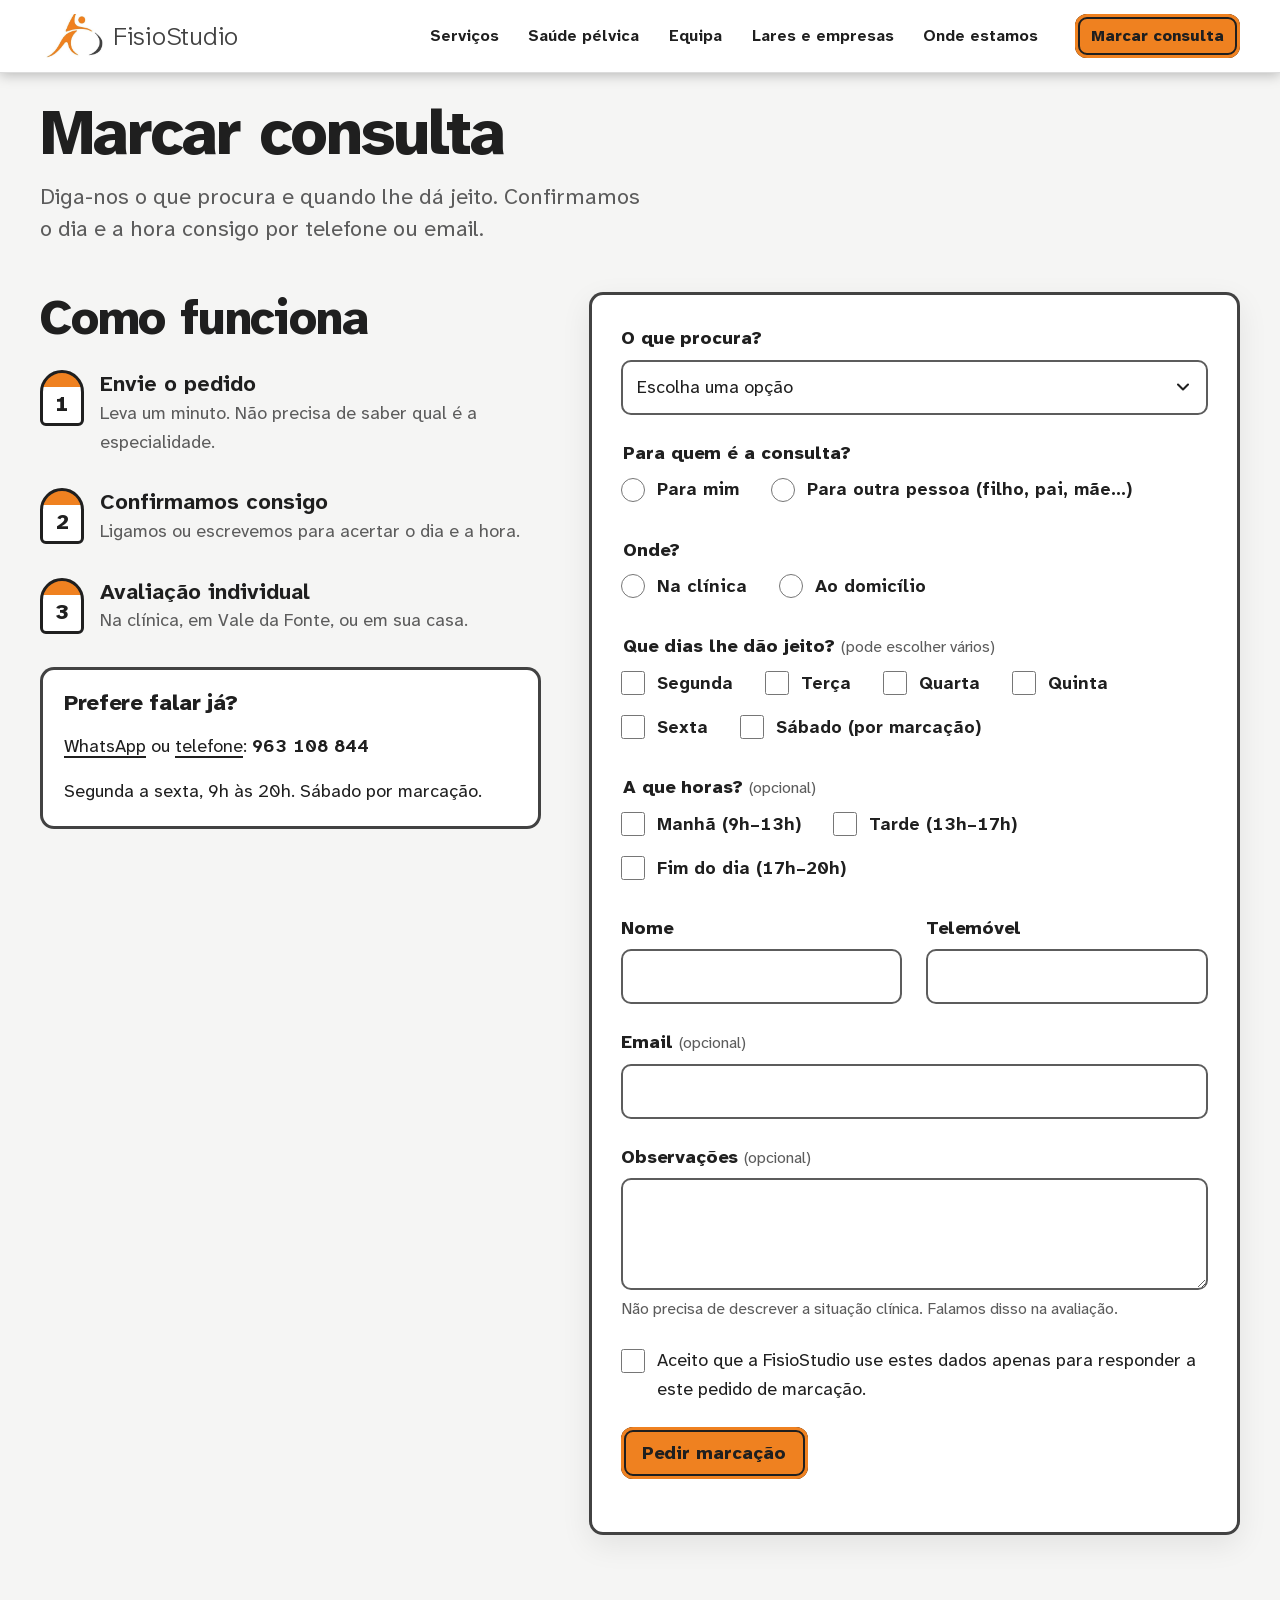
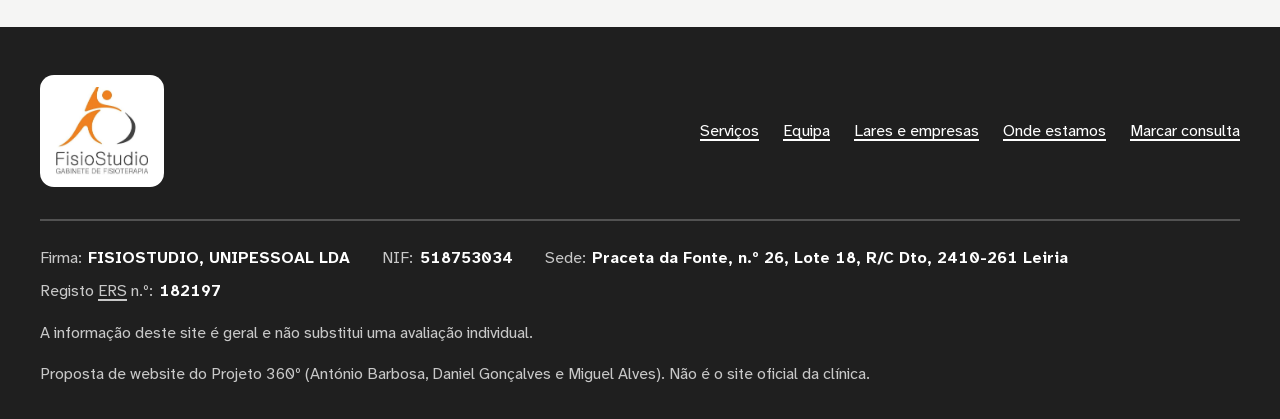
<file: marcar.html>
<!doctype html>
<html lang="pt-PT">
<head>
  <meta charset="utf-8">
  <meta name="viewport" content="width=device-width, initial-scale=1">
  <title>Marcar consulta · FisioStudio, Leiria</title>
  <meta name="description" content="Peça a sua marcação na FisioStudio, em Leiria: fisioterapia, saúde pélvica, pediatria, osteopatia, pilates e terapias. Confirmamos por telefone ou email.">
  <meta name="theme-color" content="#ffffff">
  <link rel="stylesheet" href="assets/styles.css?v=4">
  <script>document.documentElement.classList.add('js');</script>
</head>
<body>
<svg width="0" height="0" style="position:absolute" aria-hidden="true" focusable="false">
  <defs>
    <symbol id="i-arrow" viewBox="0 0 24 24"><path d="M3 12h16M13 5l7 7-7 7"/></symbol>
    <symbol id="i-pain" viewBox="0 0 24 24"><circle cx="9" cy="4" r="2"/><path d="M9 7.5c-1.2 2.4-1.2 4.8 0 7l-2.5 7M9 14.5l3.5 7M9 9.5l4 2.5M5.5 10.5L9 9"/><path d="M14.5 13l2-1-1.2 2.4 2.2-.6-1.5 2.2"/></symbol>
    <symbol id="i-baby" viewBox="0 0 24 24"><circle cx="12" cy="7.5" r="4"/><path d="M10.5 7.5h.01M13.5 7.5h.01M11 9.5c.6.4 1.4.4 2 0"/><path d="M6.5 21c0-4 2.4-7 5.5-7s5.5 3 5.5 7"/><path d="M12 3.5c.8-.8 2-.8 2.5 0"/></symbol>
    <symbol id="i-pregnant" viewBox="0 0 24 24"><circle cx="10" cy="3.8" r="2.2"/><path d="M9.5 7.5c-1.5 2.3-1.7 5.2-.8 7.8"/><path d="M10.5 8c.7.6 1.3 1.2 1.6 1.8 2.9.2 4.4 2.3 3.6 4.4-.6 1.6-2.4 2.3-4.7 1.9"/><path d="M9 18l-.6 3M12.2 18.4l.4 2.6"/><path d="M10.6 10.8l2.4 2"/></symbol>
    <symbol id="i-run" viewBox="0 0 24 24"><circle cx="15.5" cy="4" r="2"/><path d="M13.5 8l-3.5 3 2.5 3-2 6.5M12.5 14l4 1.5 2 4.5M10 11H6M13.5 8l3 2.5 3-.8"/></symbol>
    <symbol id="i-desk" viewBox="0 0 24 24"><rect x="3" y="4" width="18" height="12" rx="2"/><path d="M8 20h8M12 16v4"/></symbol>
    <symbol id="i-senior" viewBox="0 0 24 24"><circle cx="9.5" cy="4" r="2"/><path d="M9 7.5c-1 2-.8 4.5.5 6.5l-2 7M9.5 14l3 7M9.5 9.5l5 2.5"/><path d="M17 11.5V21M14.5 11.5H17"/></symbol>
    <symbol id="i-home" viewBox="0 0 24 24"><path d="M3 11l9-7 9 7"/><path d="M5 9.8V20h14V9.8"/><path d="M10 20v-5h4v5"/></symbol>
    <symbol id="i-building" viewBox="0 0 24 24"><path d="M4 21V5l8-2v18M12 7h8v14M2 21h20"/><path d="M7 8h2M7 12h2M7 16h2M15 11h2M15 15h2"/></symbol>
    <symbol id="i-chat" viewBox="0 0 24 24"><path d="M4 19.5l1.3-3.7A8 8 0 1 1 8.6 19z"/><path d="M9 10h.01M12 10h.01M15 10h.01"/></symbol>
    <symbol id="i-phone" viewBox="0 0 24 24"><path d="M5 3h4l2 5-2.5 1.5a11 11 0 0 0 6 6L16 13l5 2v4a2 2 0 0 1-2 2A16 16 0 0 1 3 5a2 2 0 0 1 2-2"/></symbol>
    <symbol id="i-pin" viewBox="0 0 24 24"><path d="M12 21s-7-6.2-7-11.5a7 7 0 0 1 14 0C19 14.8 12 21 12 21z"/><circle cx="12" cy="9.5" r="2.5"/></symbol>
    <symbol id="i-parking" viewBox="0 0 24 24"><rect x="3" y="3" width="18" height="18" rx="3"/><path d="M9.5 17V7h3.5a3 3 0 0 1 0 6H9.5"/></symbol>
    <symbol id="i-clock" viewBox="0 0 24 24"><circle cx="12" cy="12" r="9"/><path d="M12 7v5l3 2"/></symbol>
    <symbol id="i-mail" viewBox="0 0 24 24"><rect x="3" y="5" width="18" height="14" rx="2"/><path d="M3.5 6l8.5 7 8.5-7"/></symbol>
    <symbol id="i-mic" viewBox="0 0 24 24"><rect x="9" y="3" width="6" height="11" rx="3"/><path d="M5.5 11a6.5 6.5 0 0 0 13 0M12 17.5V21M8.5 21h7"/></symbol>
    <symbol id="i-star" viewBox="0 0 24 24"><path d="M12 2.8l2.8 5.8 6.3.9-4.6 4.4 1.1 6.3L12 17.2l-5.6 3 1.1-6.3L2.9 9.5l6.3-.9z"/></symbol>
    <symbol id="i-clipboard" viewBox="0 0 24 24"><rect x="5" y="4" width="14" height="17" rx="2"/><path d="M9 4V3h6v1M9 10h6M9 14h6M9 18h4"/></symbol>
    <symbol id="i-calendar" viewBox="0 0 24 24"><rect x="3" y="5" width="18" height="16" rx="2"/><path d="M3 10h18M8 3v4M16 3v4M8 14h2M14 14h2M8 17.5h2"/></symbol>
    <symbol id="i-menu" viewBox="0 0 24 24"><path d="M4 7h16M4 12h16M4 17h16"/></symbol>
  </defs>
</svg>

<a class="skip" href="#conteudo">Saltar para o conteúdo</a>

<header class="site-header">
  <div class="wrap">
    <a class="brand" href="index.html" aria-label="FisioStudio, página inicial"><img src="assets/logo-mark.png" alt="" width="57" height="44"><span aria-hidden="true">FisioStudio</span></a>
    <a class="btn header-cta" href="marcar.html" aria-label="Marcar consulta"><span class="cta-long" aria-hidden="true">Marcar consulta</span><span class="cta-short" aria-hidden="true">Marcar</span></a>
    <button class="menu-toggle" type="button" aria-expanded="false" aria-controls="menu">
      <svg class="icon" aria-hidden="true"><use href="#i-menu"/></svg><span class="menu-label">Menu</span>
    </button>
    <nav class="nav" id="menu" aria-label="Principal">
      <ul>
        <li><a href="index.html#linha-da-vida">Serviços</a></li>
        <li><a href="index.html#saude-pelvica">Saúde pélvica</a></li>
        <li><a href="index.html#equipa">Equipa</a></li>
        <li><a href="lares.html">Lares e empresas</a></li>
        <li><a href="index.html#onde-estamos">Onde estamos</a></li>
        <li class="nav-book"><a href="marcar.html" aria-current="page">Marcar consulta</a></li>
      </ul>
    </nav>
  </div>
</header>

<main id="conteudo">

  <section class="hero hero--book" aria-labelledby="titulo">
    <div class="wrap">
      <div class="hero__lede">
        <h1 id="titulo">Marcar consulta</h1>
        <p>Diga-nos o que procura e quando lhe dá jeito. Confirmamos o dia e a hora consigo por telefone ou email.</p>
      </div>
    </div>
  </section>

  <section class="section section--tight" aria-label="Pedido de marcação">
    <div class="wrap request">
      <div class="request__info">
        <h2>Como funciona</h2>
        <ol class="steps steps--compact">
          <li><div><strong>Envie o pedido</strong><span>Leva um minuto. Não precisa de saber qual é a especialidade.</span></div></li>
          <li><div><strong>Confirmamos consigo</strong><span>Ligamos ou escrevemos para acertar o dia e a hora.</span></div></li>
          <li><div><strong>Avaliação individual</strong><span>Na clínica, em Vale da Fonte, ou em sua casa.</span></div></li>
        </ol>
        <div class="conditions">
          <h3>Prefere falar já?</h3>
          <p><a href="https://wa.me/351963108844">WhatsApp</a> ou <a href="tel:+351963108844">telefone</a>: <strong>963 108 844</strong></p>
          <p>Segunda a sexta, 9h às 20h. Sábado por marcação.</p>
        </div>
      </div>

      <form class="form" data-form data-subject="Pedido de marcação" data-success="Pedido enviado. Vamos contactá-lo por telefone ou email para confirmar o dia e a hora. Se preferir, ligue para o 963 108 844." novalidate aria-label="Pedido de marcação">
        <div class="field">
          <label for="servico">O que procura?</label>
          <select id="servico" name="servico" data-label="Especialidade" required aria-describedby="erro-servico">
            <option value="">Escolha uma opção</option>
              <option value="nao-sei">Não sei, preciso de ajuda a escolher</option>
              <option value="fisioterapia">Fisioterapia (dores, lesões, coluna)</option>
              <option value="pelvica">Fisioterapia pélvica (gravidez, pós-parto, perdas de urina)</option>
              <option value="pediatrica">Fisioterapia pediátrica</option>
              <option value="osteopatia">Osteopatia</option>
              <option value="pilates">Pilates clínico (inclui pré e pós-parto)</option>
              <option value="fala">Terapia da fala</option>
              <option value="ocupacional">Terapia ocupacional</option>
              <option value="drenagem">Drenagem linfática ou massagem</option>
          </select>
          <p class="error" id="erro-servico" hidden>Escolha o que procura. Se não souber, escolha "Não sei".</p>
        </div>

        <fieldset data-label="Para quem" data-required-group="para" aria-describedby="erro-para">
          <legend>Para quem é a consulta?</legend>
          <div class="choice-row">
            <label class="choice"><input type="radio" name="para" value="proprio" data-value="Para mim"> Para mim</label>
            <label class="choice"><input type="radio" name="para" value="outro" data-value="Para outra pessoa (filho, pai, mãe…)"> Para outra pessoa (filho, pai, mãe…)</label>
          </div>
          <p class="error" id="erro-para" hidden>Indique para quem é a consulta.</p>
        </fieldset>

        <fieldset data-label="Onde" data-required-group="local" aria-describedby="erro-local">
          <legend>Onde?</legend>
          <div class="choice-row">
            <label class="choice"><input type="radio" name="local" value="clinica" data-value="Na clínica"> Na clínica</label>
            <label class="choice"><input type="radio" name="local" value="domicilio" data-value="Ao domicílio"> Ao domicílio</label>
          </div>
          <p class="error" id="erro-local" hidden>Escolha onde prefere a consulta.</p>
        </fieldset>

        <fieldset data-label="Dias preferidos" data-required-group="dias" aria-describedby="erro-dias">
          <legend>Que dias lhe dão jeito? <span class="hint">(pode escolher vários)</span></legend>
          <div class="choice-row">
            <label class="choice"><input type="checkbox" name="dias" value="seg" data-value="Segunda"> Segunda</label>
            <label class="choice"><input type="checkbox" name="dias" value="ter" data-value="Terça"> Terça</label>
            <label class="choice"><input type="checkbox" name="dias" value="qua" data-value="Quarta"> Quarta</label>
            <label class="choice"><input type="checkbox" name="dias" value="qui" data-value="Quinta"> Quinta</label>
            <label class="choice"><input type="checkbox" name="dias" value="sex" data-value="Sexta"> Sexta</label>
            <label class="choice"><input type="checkbox" name="dias" value="sab" data-value="Sábado (por marcação)"> Sábado (por marcação)</label>
          </div>
          <p class="error" id="erro-dias" hidden>Escolha pelo menos um dia.</p>
        </fieldset>

        <fieldset data-label="Período">
          <legend>A que horas? <span class="hint">(opcional)</span></legend>
          <div class="choice-row">
            <label class="choice"><input type="checkbox" name="periodo" value="manha" data-value="Manhã (9h–13h)"> Manhã (9h–13h)</label>
            <label class="choice"><input type="checkbox" name="periodo" value="tarde" data-value="Tarde (13h–17h)"> Tarde (13h–17h)</label>
            <label class="choice"><input type="checkbox" name="periodo" value="fim" data-value="Fim do dia (17h–20h)"> Fim do dia (17h–20h)</label>
          </div>
        </fieldset>

        <div class="field-row">
          <div class="field">
            <label for="nome">Nome</label>
            <input id="nome" name="nome" type="text" autocomplete="name" data-label="Nome" required aria-describedby="erro-nome">
            <p class="error" id="erro-nome" hidden>Indique o seu nome.</p>
          </div>
          <div class="field">
            <label for="telefone">Telemóvel</label>
            <input id="telefone" name="telefone" type="tel" autocomplete="tel" inputmode="tel" data-label="Telemóvel" required aria-describedby="erro-telefone">
            <p class="error" id="erro-telefone" hidden>Indique um número com 9 dígitos, por exemplo 912 345 678.</p>
          </div>
        </div>
        <div class="field">
          <label for="email">Email <span class="hint">(opcional)</span></label>
          <input id="email" name="email" type="email" autocomplete="email" data-label="Email" aria-describedby="erro-email">
          <p class="error" id="erro-email" hidden>Indique um email válido, por exemplo nome@exemplo.pt.</p>
        </div>
        <div class="field">
          <label for="observacoes">Observações <span class="hint">(opcional)</span></label>
          <textarea id="observacoes" name="observacoes" data-label="Observações" aria-describedby="obs-hint"></textarea>
          <p class="hint" id="obs-hint">Não precisa de descrever a situação clínica. Falamos disso na avaliação.</p>
        </div>
        <input type="text" name="_honey" tabindex="-1" autocomplete="off" class="visually-hidden" aria-hidden="true">
        <div class="field">
          <label class="choice choice--consent"><input type="checkbox" name="consentimento" required aria-describedby="erro-consentimento"> Aceito que a FisioStudio use estes dados apenas para responder a este pedido de marcação.</label>
          <p class="error" id="erro-consentimento" hidden>Para o contactarmos, precisamos do seu consentimento.</p>
        </div>
        <button class="btn" type="submit">Pedir marcação</button>
        <p class="form-status" role="status" tabindex="-1"></p>
      </form>
    </div>
  </section>

</main>

<footer class="site-footer">
  <div class="wrap">
    <div class="footer-top">
      <a class="footer-logo" href="index.html"><img src="assets/logo.png" alt="FisioStudio, gabinete de fisioterapia. Página inicial" width="92" height="88"></a>
      <nav class="footer-nav" aria-label="Rodapé">
        <ul>
          <li><a href="index.html#linha-da-vida">Serviços</a></li>
          <li><a href="index.html#equipa">Equipa</a></li>
          <li><a href="lares.html">Lares e empresas</a></li>
          <li><a href="index.html#onde-estamos">Onde estamos</a></li>
          <li><a href="marcar.html">Marcar consulta</a></li>
        </ul>
      </nav>
    </div>
    <div class="legal">
      <dl>
        <div><dt>Firma:</dt><dd>FISIOSTUDIO, UNIPESSOAL LDA</dd></div>
        <div><dt>NIF:</dt><dd>518753034</dd></div>
        <div><dt>Sede:</dt><dd>Praceta da Fonte, n.º 26, Lote 18, R/C Dto, 2410-261 Leiria</dd></div>
        <div><dt>Registo <a href="https://www.ers.pt/pt/prestadores/servicos/pesquisa-de-prestadores/"><abbr title="Entidade Reguladora da Saúde">ERS</abbr></a> n.º:</dt><dd>182197</dd></div>
      </dl>
      <p>A informação deste site é geral e não substitui uma avaliação individual.</p>
      <p>Proposta de website do Projeto 360º (António Barbosa, Daniel Gonçalves e Miguel Alves). Não é o site oficial da clínica.</p>
    </div>
  </div>
</footer>

<script src="assets/app.js?v=4" defer></script>
</body>
</html>
</file>
<file: assets/styles.css>
/* FisioStudio: sistema de sinalética */

@font-face {
  font-family: "Atkinson Hyperlegible Next";
  font-style: normal;
  font-weight: 200 800;
  font-display: swap;
  src: url("fonts/atkinson-hyperlegible-next-latin-ext.woff2") format("woff2");
  unicode-range: U+0100-02BA, U+02BD-02C5, U+02C7-02CC, U+02CE-02D7, U+02DD-02FF, U+0304, U+0308, U+0329, U+1D00-1DBF, U+1E00-1E9F, U+1EF2-1EFF, U+2020, U+20A0-20AB, U+20AD-20C4, U+2113, U+2C60-2C7F, U+A720-A7FF;
}
@font-face {
  font-family: "Atkinson Hyperlegible Next";
  font-style: normal;
  font-weight: 200 800;
  font-display: swap;
  src: url("fonts/atkinson-hyperlegible-next-latin.woff2") format("woff2");
  unicode-range: U+0000-00FF, U+0131, U+0152-0153, U+02BB-02BC, U+02C6, U+02DA, U+02DC, U+0304, U+0308, U+0329, U+2000-206F, U+20AC, U+2122, U+2191, U+2193, U+2212, U+2215, U+FEFF, U+FFFD;
}

:root {
  /* Cores do logótipo FisioStudio: laranja #EF8120 e carvão #424242, sobre branco.
     Carvão = placas de direção; laranja = marca e ações de marcação; laranja escuro = localização e texto laranja. */
  --sign: #424242;
  --sign-deep: #2b2b2b;
  --sign-tint: #d9d9d9;
  --mark: #ef8120;
  --mark-hover: #f59a47;
  --brown: #9c4a09;
  --brown-tint: #fce3cc;
  --ink: #1f1f1f;
  --ink-soft: #5c5c5c;
  --night: #1f1f1f;
  --night-soft: #c8c8c8;
  --ground: #f5f5f4;
  --paper: #ffffff;
  --rule: #dcdcdc;
  --ink-hover: #3a3a3a;
  --error: #a4161a;
  --error-bg: #fff5f5;
  --ok: #14532d;
  --ok-bg: #e6f4ea;

  --font: "Atkinson Hyperlegible Next", "Atkinson Hyperlegible", system-ui, sans-serif;

  --step--1: 1rem;
  --step-0: 1.125rem;
  --step-1: 1.375rem;
  --step-2: clamp(1.625rem, 1.2rem + 1.4vw, 2.125rem);
  --step-3: clamp(2rem, 1.3rem + 2.6vw, 3rem);
  --step-4: clamp(2.5rem, 1.4rem + 4.2vw, 4.5rem);

  --space-1: 0.5rem;
  --space-2: 0.75rem;
  --space-3: 1rem;
  --space-4: 1.5rem;
  --space-5: 2rem;
  --space-6: 3rem;
  --space-7: clamp(3.5rem, 2.5rem + 4vw, 6rem);

  --radius: 14px;
  --gutter: clamp(1rem, 0.5rem + 2.5vw, 2.5rem);
  --max: 76rem;
  --ease-out: cubic-bezier(0.16, 1, 0.3, 1);
}

*, *::before, *::after { box-sizing: border-box; }

html {
  -webkit-text-size-adjust: 100%;
  scroll-behavior: smooth;
  scroll-padding-top: 5.5rem;
  scrollbar-color: var(--sign) var(--ground);
}

body {
  margin: 0;
  font-family: var(--font);
  font-size: var(--step-0);
  line-height: 1.6;
  color: var(--ink);
  background: var(--ground);
  caret-color: var(--sign);
  font-variant-numeric: tabular-nums;
  text-rendering: optimizeLegibility;
}

::selection { background: var(--sign-tint); color: var(--ink); }

img, svg { display: block; max-width: 100%; }

h1, h2, h3, h4 {
  line-height: 1.12;
  letter-spacing: -0.015em;
  text-wrap: balance;
  margin: 0;
  font-weight: 800;
}

p { margin: 0; text-wrap: pretty; }

a {
  color: inherit;
  text-decoration-thickness: 2px;
  text-underline-offset: 0.2em;
}

:focus-visible {
  outline: 3px solid var(--ink);
  outline-offset: 3px;
  box-shadow: 0 0 0 9px #fff;
  border-radius: 6px;
}

.visually-hidden {
  position: absolute !important;
  width: 1px !important; height: 1px !important; min-height: 0 !important;
  padding: 0 !important; border: 0 !important; margin: -1px !important;
  overflow: hidden; clip: rect(0 0 0 0);
  white-space: nowrap;
}

.wrap { width: min(100% - 2 * var(--gutter), var(--max)); margin-inline: auto; }

.icon { width: 1.5em; height: 1.5em; flex: none; fill: none; stroke: currentColor; stroke-width: 2; stroke-linecap: round; stroke-linejoin: round; }
.icon--solid { fill: currentColor; stroke: none; }

.todo {
  background: var(--brown-tint);
  color: var(--brown);
  padding: 0.05em 0.4em;
  border-radius: 6px;
  font-weight: 700;
  white-space: nowrap;
}

/* ---------- Ligação para saltar ---------- */
.skip {
  position: absolute; left: var(--space-3); top: -10rem;
  background: var(--ink); color: #fff;
  padding: var(--space-2) var(--space-3);
  font-weight: 800; border-radius: 10px; z-index: 100;
}
.skip:focus { top: var(--space-3); }

/* ---------- Botões ---------- */
.btn {
  display: inline-flex; align-items: center; gap: 0.6em;
  min-height: 3.25rem;
  padding: 0.75rem 1.35rem;
  border: 0; border-radius: 12px;
  background: var(--mark); color: var(--ink);
  font: inherit; font-weight: 800; font-size: var(--step-0);
  text-decoration: none; line-height: 1.2;
  box-shadow: inset 0 0 0 3px var(--mark), inset 0 0 0 5px var(--ink);
  cursor: pointer;
  transition: background-color 0.2s var(--ease-out), transform 0.2s var(--ease-out), box-shadow 0.2s var(--ease-out);
}
.btn:hover { background: var(--mark-hover); box-shadow: inset 0 0 0 3px var(--mark-hover), inset 0 0 0 5px var(--ink); transform: translateY(-1px); }
.btn:active { transform: translateY(0); }
.btn .icon { width: 1.35em; height: 1.35em; }

.btn--sign {
  background: var(--sign); color: #fff;
  box-shadow: inset 0 0 0 3px var(--sign), inset 0 0 0 5px #fff;
}
.btn--sign:hover { background: var(--sign-deep); box-shadow: inset 0 0 0 3px var(--sign-deep), inset 0 0 0 5px #fff; }

.btn--brown {
  background: #fff; color: var(--brown);
  box-shadow: inset 0 0 0 3px #fff, inset 0 0 0 5px var(--brown);
}
.btn--brown:hover { background: var(--brown-tint); box-shadow: inset 0 0 0 3px var(--brown-tint), inset 0 0 0 5px var(--brown); }

/* ---------- Cabeçalho ---------- */
.site-header {
  background: var(--paper);
  color: var(--ink);
  border-bottom: 1px solid var(--rule);
  position: sticky; top: 0; z-index: 50;
  box-shadow: 0 2px 12px rgb(0 0 0 / 0.25);
}
.site-header .wrap {
  display: flex; align-items: center; gap: var(--space-4);
  min-height: 4.5rem;
  position: relative;
}
.brand {
  display: inline-flex; align-items: center;
  gap: 0.6rem;
  text-decoration: none; color: var(--sign);
  font-weight: 300; font-size: 1.625rem; letter-spacing: -0.01em; line-height: 1;
  padding: 0.25rem 0.4rem;
  border-radius: 10px;
}
.brand img { height: 2.75rem; width: auto; }

.nav { margin-left: auto; }
.nav ul { list-style: none; display: flex; gap: 0.25rem; margin: 0; padding: 0; }
.nav a {
  display: inline-flex; align-items: center; min-height: 2.75rem;
  padding: 0 0.8rem; border-radius: 8px;
  color: var(--ink); text-decoration: none; font-weight: 700; font-size: var(--step--1);
}
.nav a:hover { background: var(--ground); text-decoration: underline; }
.nav a[aria-current="page"] { text-decoration: underline; text-decoration-thickness: 3px; }

.nav { order: 2; }
.nav-book { display: none; }
@media (max-width: 62rem) { .js .nav .nav-book { display: list-item; } }
.header-cta { order: 3; min-height: 2.75rem; padding: 0.5rem 1rem; font-size: var(--step--1); }
.menu-toggle { order: 4; }
.cta-short { display: none; }

.menu-toggle {
  display: none;
  margin-left: auto;
  min-height: 2.75rem; padding: 0 0.9rem;
  background: transparent; color: var(--ink);
  border: 2px solid var(--ink); border-radius: 10px;
  font: inherit; font-weight: 700; font-size: var(--step--1);
  cursor: pointer;
  align-items: center; gap: 0.5em;
}

@media (max-width: 62rem) {
  .js .menu-toggle { display: inline-flex; }
  .js .nav { max-height: calc(100dvh - 4.5rem); overflow-y: auto; position: absolute; left: calc(-1 * var(--gutter)); right: calc(-1 * var(--gutter)); top: 100%; background: var(--paper); margin: 0; display: none; box-shadow: 0 12px 24px rgb(0 0 0 / 0.3); }
  .js .nav.is-open { display: block; }
  .js .nav ul { flex-direction: column; padding: var(--space-2) var(--gutter) var(--space-4); }
  .js .nav a { min-height: 3rem; font-size: var(--step-0); width: 100%; border-bottom: 1px solid var(--rule); border-radius: 0; }
  .site-header .wrap { gap: var(--space-2); min-height: 4rem; }
  .brand { gap: 0.4rem; font-size: 1.25rem; padding-inline: 0.2rem; }
  .brand img { height: 2.25rem; }
  .js .menu-toggle { padding: 0; width: 2.75rem; justify-content: center; }
  .js .menu-toggle .menu-label { position: absolute; width: 1px; height: 1px; overflow: hidden; clip: rect(0 0 0 0); white-space: nowrap; }
  .header-cta { margin-left: auto; padding-inline: 0.85rem; }
  .cta-long { display: none; }
  .cta-short { display: inline; }
  .js .menu-toggle { margin-left: 0; }
  html:not(.js) .site-header .wrap { flex-wrap: wrap; padding-block: var(--space-2); }
  html:not(.js) .nav ul { flex-wrap: wrap; }
}

/* ---------- Herói: campo de sinalética ---------- */
.hero {
  background: var(--paper);
  color: var(--ink);
  padding-block: var(--space-4) var(--space-7);
}
.hero__lede { max-width: 46rem; margin-bottom: var(--space-3); }
.hero__lede h1 { font-size: var(--step-4); letter-spacing: -0.03em; }
@media (min-width: 75rem) {
  .hero__lede { max-width: none; }
  .hero__lede h1 { font-size: 4rem; }
}
.hero__lede p { font-size: var(--step-1); color: var(--ink-soft); margin-top: var(--space-2); max-width: 38rem; line-height: 1.45; }

.hero__grid {
  display: grid;
  grid-template-columns: minmax(0, 2fr) minmax(0, 1fr);
  gap: var(--space-5);
  align-items: start;
}

/* Placa de direções */
.direction-plate {
  background: var(--sign);
  color: #fff;
  border-radius: var(--radius);
  box-shadow: inset 0 0 0 5px var(--sign), inset 0 0 0 8px #fff;
  padding: var(--space-4) var(--space-5) var(--space-3);
}
.direction-plate h2 {
  font-size: var(--step-2);
  padding: var(--space-2) 0 var(--space-3);
  border-bottom: 3px solid #fff;
}
.routes { list-style: none; margin: 0; padding: 0; }
.routes li + li { border-top: 2px solid rgb(255 255 255 / 0.5); }
.route {
  display: grid;
  grid-template-columns: 2.75rem minmax(0, 1fr) auto;
  align-items: center;
  gap: var(--space-3);
  padding: 0.7rem 0.25rem;
  min-height: 3.5rem;
  color: #fff; text-decoration: none;
  border-radius: 8px;
}
.route .icon { width: 2.5rem; height: 2.5rem; stroke-width: 1.75; }
.route__need { display: block; font-weight: 800; font-size: var(--step-1); line-height: 1.25; }
.route__dest { display: block; color: var(--sign-tint); font-size: var(--step--1); margin-top: 0.15rem; }
.route .route__arrow { width: 2.25rem; height: 2.25rem; stroke-width: 2.5; transition: transform 0.25s var(--ease-out); }
.route:hover .route__need { text-decoration: underline; text-decoration-thickness: 2px; text-underline-offset: 0.2em; }
.route:hover .route__arrow { transform: translateX(6px); }

/* Coluna de marcação */
.hero__aside { display: grid; gap: var(--space-4); }

.book-plate {
  background: var(--mark);
  color: var(--ink);
  border-radius: var(--radius);
  box-shadow: inset 0 0 0 5px var(--mark), inset 0 0 0 8px var(--ink);
  padding: var(--space-5) var(--space-4) var(--space-4);
}
.book-plate h2 { font-size: var(--step-2); }
.book-plate p { margin-top: var(--space-2); }
.book-plate .actions { display: grid; gap: var(--space-2); margin-top: var(--space-4); }
.book-plate .btn { justify-content: center; width: 100%; }
.book-plate .btn:not(.btn--ink) { background: #fff; box-shadow: inset 0 0 0 3px #fff, inset 0 0 0 5px var(--ink); }
.book-plate .btn:not(.btn--ink):hover { background: var(--brown-tint); box-shadow: inset 0 0 0 3px var(--brown-tint), inset 0 0 0 5px var(--ink); }
.book-plate .btn:not(.btn--ink):focus-visible { box-shadow: inset 0 0 0 3px #fff, inset 0 0 0 5px var(--ink), 0 0 0 9px #fff; }
.book-plate .btn--ink {
  background: var(--ink); color: #fff;
  box-shadow: inset 0 0 0 3px var(--ink), inset 0 0 0 5px var(--mark);
}
.book-plate .btn--ink:hover { background: var(--ink-hover); box-shadow: inset 0 0 0 3px var(--ink-hover), inset 0 0 0 5px var(--mark); }
.book-plate .small { font-size: var(--step--1); margin-top: var(--space-3); }

.place-plate {
  background: var(--brown);
  color: #fff;
  border-radius: var(--radius);
  box-shadow: inset 0 0 0 5px var(--brown), inset 0 0 0 8px #fff;
  padding: var(--space-4);
  display: grid; grid-template-columns: auto 1fr; gap: var(--space-2) var(--space-3);
  align-items: center;
  text-decoration: none;
}
.place-plate .icon { width: 2rem; height: 2rem; }
.place-plate strong { font-size: var(--step-1); display: block; line-height: 1.25; }
.place-plate span { color: #fff; font-size: var(--step--1); }
.place-plate:hover strong { text-decoration: underline; text-underline-offset: 0.2em; }

.proof {
  display: flex; flex-wrap: wrap; gap: var(--space-2) var(--space-5);
  margin-top: var(--space-5);
  padding-top: var(--space-4);
  border-top: 2px solid var(--rule);
  color: var(--ink-soft);
  font-size: var(--step--1);
  list-style: none; padding-left: 0; margin-bottom: 0;
}
.proof b { color: var(--ink); font-size: var(--step-1); margin-right: 0.25em; }
.proof .icon { display: inline-block; vertical-align: -0.2em; width: 1.1em; height: 1.1em; color: var(--brown); margin-right: 0.3em; }

@media (max-width: 56rem) {
  .hero__grid { grid-template-columns: 1fr; }
  .direction-plate { padding-inline: var(--space-4); }
  .route { grid-template-columns: 2rem minmax(0, 1fr) auto; gap: var(--space-2); padding-block: 0.7rem; }
  .route .icon { width: 2rem; height: 2rem; }
  .route .route__arrow { width: 1.75rem; height: 1.75rem; }
  .route__need { font-size: var(--step-0); }
  .hero { padding-top: var(--space-5); }
  .hero__lede { margin-bottom: var(--space-4); }
}

/* ---------- Secções ---------- */
.section { padding-block: var(--space-7); }
.section--tight { padding-top: 0; }
.section__head { max-width: 44rem; margin-bottom: var(--space-6); }
.section__head h2 { font-size: var(--step-3); letter-spacing: -0.025em; }
.section__head p { margin-top: var(--space-3); color: var(--ink-soft); font-size: var(--step-1); line-height: 1.5; }

/* ---------- Linha da vida ---------- */
.line-map { position: relative; }
.stations {
  list-style: none; margin: 0; padding: 0;
  display: grid;
  grid-template-columns: repeat(6, minmax(0, 1fr));
  position: relative;
}
.lifeline { background: var(--sign-deep); color: #fff; }
.lifeline .section__head p { color: var(--sign-tint); }
.lifeline .direction-plate { background: var(--sign-deep); }
.stations::before, .stations::after {
  content: "";
  position: absolute;
  left: calc(100% / 12); right: calc(100% / 12);
  top: 1.75rem; height: 10px; margin-top: -5px;
  border-radius: 5px;
  transform-origin: left center;
}
.stations::before { background: rgb(255 255 255 / 0.35); }
.stations::after { background: #fff; }
.js .line-map:not(.is-drawn) .stations::after { transform: scaleX(0); }
.line-map.is-drawn .stations::after { transform: scaleX(1); transition: transform 1.6s var(--ease-out); }

.station {
  position: relative;
  display: flex; flex-direction: column; align-items: center; gap: var(--space-2);
  width: 100%;
  padding: 0 0.25rem var(--space-2);
  background: none; border: 0;
  font: inherit; color: #fff; text-align: center;
  cursor: pointer;
  border-radius: 12px;
  z-index: 1;
}
.station__dot {
  width: 3.5rem; height: 3.5rem;
  border-radius: 50%;
  background: var(--sign);
  border: 6px solid #fff;
  display: grid; place-items: center;
  color: #fff;
  transition: background-color 0.25s var(--ease-out), color 0.25s var(--ease-out), transform 0.25s var(--ease-out);
}
.station__dot .icon { width: 1.6rem; height: 1.6rem; }
.station__text { display: flex; flex-direction: column; gap: 0.15rem; }
.station__name { font-weight: 800; font-size: var(--step-0); line-height: 1.2; }
.station__age { font-size: var(--step--1); color: var(--sign-tint); }
.station:hover .station__dot { transform: scale(1.08); }
.station:hover .station__name { text-decoration: underline; text-underline-offset: 0.2em; }
.station[aria-selected="true"] .station__dot { background: #fff; color: var(--sign); box-shadow: 0 0 0 4px var(--sign-deep), 0 0 0 7px #fff; }
.station[aria-selected="true"] .station__name { text-decoration: underline; text-decoration-thickness: 3px; text-underline-offset: 0.25em; }

.stop-panel {
  margin-top: var(--space-5);
  background: var(--paper);
  border-radius: var(--radius);
  color: var(--ink);
  box-shadow: inset 0 0 0 5px var(--paper), inset 0 0 0 8px var(--sign);
  overflow: hidden;
}
.stop-panel + .stop-panel { margin-top: var(--space-4); }
.stop-panel__title {
  background: var(--sign); color: #fff;
  padding: var(--space-4) var(--space-5);
  display: flex; align-items: center; gap: var(--space-3);
  font-size: var(--step-2);
}
.stop-panel__title .icon { width: 2.25rem; height: 2.25rem; }
.stop-panel__body {
  padding: var(--space-5);
  display: grid; grid-template-columns: minmax(0, 1.3fr) minmax(0, 1fr); gap: var(--space-5);
}
.stop-panel__body p { max-width: 62ch; }
.stop-panel__body p + p { margin-top: var(--space-3); }
.stop-panel__body .btn { margin-top: var(--space-4); }
.stop-panel h4 { margin: 0 0 var(--space-2); font-size: var(--step-0); }
.services { list-style: none; margin: 0 0 var(--space-4); padding: 0; }
.services li {
  display: flex; gap: var(--space-2); align-items: baseline;
  padding: 0.5rem 0; border-bottom: 1px solid var(--rule);
  font-weight: 700;
}
.services li::before {
  content: ""; flex: none;
  width: 0.7rem; height: 0.7rem; border-radius: 50%;
  border: 3px solid var(--sign); transform: translateY(0.05em);
}
.note { font-size: var(--step--1); color: var(--ink-soft); }
.swipe-hint { display: none; margin: 0 0 var(--space-2); color: var(--sign-tint); font-size: var(--step--1); }

@media (max-width: 56rem) {
  /* Telemóvel: linha horizontal que desliza, painel logo por baixo */
  .stations {
    display: flex; gap: 0;
    overflow-x: auto; overscroll-behavior-x: contain;
    scroll-snap-type: x proximity; scroll-padding-inline: var(--gutter);
    margin-inline: calc(-1 * var(--gutter)); padding: 0.5rem var(--gutter) 0.75rem;
    scrollbar-width: none;
  }
  .stations::-webkit-scrollbar { display: none; }
  .stations::before, .stations::after { display: none; }
  .station { flex: 0 0 6.5rem; padding: 0 0.15rem 0.25rem; gap: 0.4rem; scroll-snap-align: start; }
  .station::before {
    content: ""; position: absolute; z-index: -1;
    top: 1.75rem; left: 0; right: 0; height: 8px; margin-top: -4px;
    background: rgb(255 255 255 / 0.45);
  }
  .station:first-child::before { left: 50%; }
  .station:last-child::before { right: 50%; }
  .station__dot { width: 3.5rem; height: 3.5rem; }
  .station__name { font-size: var(--step--1); }
  .station__age { display: none; }
  .stop-panel { margin-top: var(--space-3); }
  .swipe-hint { display: block; }
  .stop-panel__body { grid-template-columns: 1fr; padding: var(--space-4); gap: var(--space-4); }
  .stop-panel__title { padding: var(--space-3) var(--space-4); font-size: var(--step-1); }
  .stop-panel__title .icon { width: 1.75rem; height: 1.75rem; }
}

/* ---------- Banda: saúde pélvica ---------- */
.band {
  background: var(--mark);
  color: var(--ink);
  padding-block: var(--space-7);
}
.band__grid { display: grid; grid-template-columns: minmax(0, 1.4fr) minmax(0, 1fr); gap: var(--space-6); align-items: end; }
.band h2 { font-size: var(--step-4); letter-spacing: -0.03em; }
.band h2 { color: var(--ink); }
.band h2 span { display: block; }
.band p { color: var(--ink); font-size: var(--step-1); line-height: 1.5; }
.band p + p { margin-top: var(--space-4); }
.band .btn { margin-top: var(--space-5); }
.band cite { font-style: normal; font-size: var(--step--1); color: var(--ink); display: block; margin-top: var(--space-4); }
.band .soon {
  display: flex; gap: var(--space-3); align-items: center;
  margin-top: var(--space-4);
  padding: var(--space-3) var(--space-4);
  border-radius: 12px;
  box-shadow: inset 0 0 0 2px var(--ink);
  color: var(--ink); font-size: var(--step--1);
}
.band .soon .icon { width: 2rem; height: 2rem; color: var(--ink); }
.band .btn { background: var(--ink); color: #fff; box-shadow: inset 0 0 0 3px var(--ink), inset 0 0 0 5px var(--mark); }
.band .btn:hover { background: var(--ink-hover); box-shadow: inset 0 0 0 3px var(--ink-hover), inset 0 0 0 5px var(--mark); }
.band .btn:focus-visible { box-shadow: inset 0 0 0 3px var(--ink), inset 0 0 0 5px var(--mark), 0 0 0 9px #fff; }
@media (max-width: 56rem) { .band__grid { grid-template-columns: 1fr; gap: var(--space-5); } }

/* ---------- Diretório da equipa ---------- */
.directory {
  background: var(--sign-deep);
  color: #fff;
  border-radius: var(--radius);
  box-shadow: inset 0 0 0 5px var(--sign-deep), inset 0 0 0 8px #fff, 0 14px 34px rgb(0 0 0 / 0.22);
  padding: var(--space-5);
  overflow-x: auto;
}
.directory table { width: 100%; border-collapse: collapse; min-width: 34rem; }
.directory caption { text-align: left; font-weight: 800; font-size: var(--step-2); padding-bottom: var(--space-3); }
.directory th, .directory td { text-align: left; padding: 0.85rem 0.75rem; border-bottom: 2px solid rgb(255 255 255 / 0.3); vertical-align: top; }
.directory thead th { font-size: var(--step--1); color: var(--sign-tint); font-weight: 700; border-bottom-width: 3px; border-bottom-color: #fff; }
.directory tbody th { font-weight: 800; font-size: var(--step-1); }
.directory .todo { background: rgb(255 255 255 / 0.14); color: #fff; }
.directory + .note { margin-top: var(--space-3); max-width: 62ch; }
@media (max-width: 40rem) {
  .directory { padding: var(--space-4) var(--space-3); overflow: visible; }
  .directory table { min-width: 0; }
  .directory thead { position: absolute; width: 1px; height: 1px; overflow: hidden; clip: rect(0 0 0 0); }
  .directory tr { display: grid; grid-template-columns: 1fr 1fr; gap: 0.25rem 0.75rem; padding: 0.85rem 0.25rem; border-bottom: 2px solid rgb(255 255 255 / 0.3); }
  .directory th, .directory td { padding: 0; border: 0; }
  .directory tbody th { grid-column: 1 / -1; }
  .directory td::before { content: attr(data-label); display: block; font-size: var(--step--1); color: var(--sign-tint); }
}
@media (max-width: 22rem) { .brand span { display: none; } }

/* ---------- Como marcar ---------- */
.steps-plate {
  background: var(--paper);
  border-radius: var(--radius);
  box-shadow: inset 0 0 0 3px var(--sign), 0 10px 30px rgb(0 0 0 / 0.08);
  padding: var(--space-5);
  display: grid; grid-template-columns: minmax(0, 1fr) auto; gap: var(--space-5); align-items: center;
}
.steps { list-style: none; margin: 0; padding: 0; counter-reset: step; display: grid; gap: var(--space-4); }
.steps li { counter-increment: step; display: grid; grid-template-columns: 2.75rem 1fr; gap: var(--space-3); align-items: start; }
.steps li::before {
  content: counter(step);
  width: 2.75rem; height: 3.5rem; border-radius: 1.4rem 1.4rem 6px 6px;
  background: linear-gradient(var(--mark) 0 0.85rem, #fff 0.85rem);
  color: var(--ink);
  display: grid; place-items: center; padding-top: 0.75rem;
  font-weight: 800; font-size: var(--step-1); line-height: 1;
  border: 3px solid var(--ink);
}
.steps strong { display: block; font-size: var(--step-1); line-height: 1.3; }
.steps span { color: var(--ink-soft); }
@media (max-width: 48rem) { .steps-plate { grid-template-columns: 1fr; padding: var(--space-4); } }

/* ---------- Convite a lares ---------- */
.b2b {
  display: grid; grid-template-columns: auto minmax(0, 1fr) auto; gap: var(--space-5); align-items: center;
  background: var(--paper);
  border-radius: var(--radius);
  box-shadow: inset 0 0 0 3px var(--ink), 0 10px 30px rgb(0 0 0 / 0.08);
  padding: var(--space-5);
}
.b2b > .icon { width: 4rem; height: 4rem; color: var(--sign); stroke-width: 1.5; }
.b2b h2 { font-size: var(--step-2); }
.b2b p { margin-top: var(--space-2); color: var(--ink-soft); max-width: 58ch; }
@media (max-width: 56rem) { .b2b { grid-template-columns: 1fr; padding: var(--space-4); } }

/* ---------- Localização: placa turística ---------- */
.place {
  background: var(--brown-tint);
  color: var(--ink);
  padding-block: var(--space-7);
}
.place .section__head p { color: var(--ink-soft); }
.place-board {
  display: grid; grid-template-columns: repeat(3, minmax(0, 1fr)); gap: 0;
  border-radius: var(--radius);
  background: var(--paper);
  box-shadow: inset 0 0 0 5px var(--paper), inset 0 0 0 8px var(--brown);
  padding: 8px;
}
.place-board > div { padding: var(--space-5) var(--space-4); }
.place-board > div + div { border-left: 3px solid var(--brown); }
.place-board .icon { width: 2.5rem; height: 2.5rem; margin-bottom: var(--space-3); color: var(--brown); }
.place-board h3 { font-size: var(--step-1); margin-bottom: var(--space-2); }
.place-board p, .place-board li { color: var(--ink-soft); }
.place-board ul { list-style: none; margin: 0; padding: 0; display: grid; gap: var(--space-1); }
.place-board a { color: var(--ink); font-weight: 700; }
.place-board .btn { margin-top: var(--space-4); color: var(--brown); }
.place .todo { background: var(--brown-tint); color: var(--brown); }
@media (max-width: 56rem) {
  .place-board { grid-template-columns: 1fr; }
  .place-board > div + div { border-left: 0; border-top: 3px solid var(--brown); }
}

/* ---------- Rodapé legal ---------- */
.site-footer {
  background: var(--night); color: var(--night-soft);
  padding-block: var(--space-6) var(--space-5);
  font-size: var(--step--1);
}
.site-footer .wrap { display: grid; gap: var(--space-5); }
.footer-top { display: flex; flex-wrap: wrap; justify-content: space-between; gap: var(--space-4); align-items: center; }
.footer-logo { display: inline-block; background: #fff; border-radius: var(--radius); padding: 0.75rem 1rem; }
.footer-logo img { height: 5.5rem; width: auto; }
.footer-nav ul { list-style: none; margin: 0; padding: 0; display: flex; flex-wrap: wrap; gap: var(--space-1) var(--space-4); }
.footer-nav a { color: #fff; display: inline-flex; min-height: 2.75rem; align-items: center; }
.legal {
  border-top: 2px solid rgb(200 200 200 / 0.3);
  padding-top: var(--space-4);
  display: grid; gap: var(--space-3);
}
.legal dl { display: flex; flex-wrap: wrap; gap: var(--space-1) var(--space-5); margin: 0; }
.legal dl div { display: flex; flex-wrap: wrap; gap: 0.4em; }
.legal dt { color: var(--night-soft); }
.legal dd { margin: 0; color: #fff; font-weight: 700; }
.legal .todo { background: rgb(255 255 255 / 0.14); color: #fff; }

/* ---------- Página lares ---------- */
.direction-plate--solo { margin-inline: 4px; }
.direction-plate--solo .route { padding-block: 0.9rem; }
.hero--b2b .hero__grid { align-items: stretch; }
.facts-plate {
  background: var(--sign); color: #fff;
  border-radius: var(--radius);
  box-shadow: inset 0 0 0 5px var(--sign), inset 0 0 0 8px #fff;
  padding: var(--space-4) var(--space-5);
}
.facts-plate h2 { font-size: var(--step-2); padding-bottom: var(--space-3); border-bottom: 3px solid #fff; }
.facts { list-style: none; margin: 0; padding: 0; }
.facts li { display: grid; grid-template-columns: 2.5rem 1fr; gap: var(--space-3); padding: var(--space-3) 0; align-items: start; }
.facts li + li { border-top: 2px solid rgb(255 255 255 / 0.5); }
.facts .icon { width: 2.25rem; height: 2.25rem; stroke-width: 1.75; }
.facts strong { display: block; font-size: var(--step-1); line-height: 1.3; }
.facts span { color: var(--sign-tint); }
@media (max-width: 40rem) { .facts-plate { padding-inline: var(--space-3); } }

.evidence {
  display: grid; grid-template-columns: minmax(0, 1fr) minmax(0, 1.2fr); gap: var(--space-6); align-items: center;
}
.evidence__figure {
  background: var(--paper);
  border-radius: var(--radius);
  box-shadow: inset 0 0 0 3px var(--sign), 0 10px 30px rgb(0 0 0 / 0.08);
  padding: var(--space-5);
  margin: 0;
}
.evidence__title { font-size: var(--step-1); font-weight: 800; line-height: 1.25; }
.bars { display: grid; gap: var(--space-4); margin: var(--space-4) 0; }
.bar__label { display: flex; justify-content: space-between; gap: var(--space-3); font-weight: 700; margin-bottom: 0.35rem; }
.bar__track { height: 2.25rem; background: var(--ground); border-radius: 8px; overflow: hidden; box-shadow: inset 0 0 0 2px var(--rule); }
.bar__fill { height: 100%; background: var(--ink-soft); border-radius: 8px 0 0 8px; }
.bar__fill--sign { background: var(--brown); }
.evidence__figure figcaption { font-size: var(--step--1); color: var(--ink-soft); }
.evidence__text h2 { font-size: var(--step-3); letter-spacing: -0.025em; }
.evidence__text p { margin-top: var(--space-3); max-width: 60ch; }
@media (max-width: 56rem) { .evidence { grid-template-columns: 1fr; } .evidence__figure { padding: var(--space-4); } }

.route-line { list-style: none; margin: 0; padding: 0; display: grid; grid-template-columns: repeat(4, minmax(0, 1fr)); position: relative; counter-reset: stop; }
.route-line::before { content: ""; position: absolute; left: 1.75rem; right: calc(25% - 1.75rem); top: 1.75rem; height: 10px; margin-top: -5px; background: var(--sign); border-radius: 5px; }
.route-line li { position: relative; padding-right: var(--space-4); counter-increment: stop; }
.route-line li::before {
  content: counter(stop);
  width: 3.5rem; height: 3.5rem; border-radius: 50%;
  background: #fff; border: 6px solid var(--sign);
  display: grid; place-items: center;
  font-weight: 800; font-size: var(--step-1); color: var(--sign);
  margin-bottom: var(--space-3);
  position: relative;
}
.route-line strong { display: block; font-size: var(--step-1); }
.route-line span { color: var(--ink-soft); }
@media (max-width: 56rem) {
  .route-line { grid-template-columns: 1fr; gap: var(--space-4); }
  .route-line::before { display: none; }
  .route-line li { display: grid; grid-template-columns: 3.5rem 1fr; gap: var(--space-3); padding: 0; }
  .route-line li::before { margin: 0; z-index: 1; }
  .route-line li:not(:last-child)::after { content: ""; position: absolute; left: 1.75rem; top: 1.75rem; bottom: calc(-1 * (var(--space-4) + 1.75rem)); width: 10px; margin-left: -5px; background: var(--sign); }
}

.offer { display: grid; grid-template-columns: repeat(3, minmax(0, 1fr)); gap: 0; border-radius: var(--radius); box-shadow: inset 0 0 0 3px var(--sign); background: var(--paper); overflow: hidden; }
.offer > div { padding: var(--space-5) var(--space-4); }
.offer > div + div { border-left: 3px solid var(--sign); }
.offer .icon { width: 2.75rem; height: 2.75rem; color: var(--sign); margin-bottom: var(--space-3); stroke-width: 1.75; }
.offer h3 { font-size: var(--step-1); margin-bottom: var(--space-2); }
.offer p { color: var(--ink-soft); }
@media (max-width: 56rem) { .offer { grid-template-columns: 1fr; } .offer > div + div { border-left: 0; border-top: 3px solid var(--sign); } }

.request { display: grid; grid-template-columns: minmax(0, 1fr) minmax(0, 1.3fr); gap: var(--space-6); align-items: start; }
.request__info h2 { font-size: var(--step-3); letter-spacing: -0.025em; }
.request__info p { margin-top: var(--space-3); max-width: 52ch; }
.request__info ul { margin: var(--space-3) 0 0; padding-left: 1.2em; }
.request__info li + li { margin-top: var(--space-1); }
.conditions { margin-top: var(--space-5); padding: var(--space-4); background: var(--paper); border-radius: var(--radius); box-shadow: inset 0 0 0 3px var(--sign); }
.conditions h3 { font-size: var(--step-1); }
.conditions ul { margin-top: var(--space-2); }
.book-plate .small a { font-weight: 700; }
@media (max-width: 56rem) { .request { grid-template-columns: 1fr; } }

.form {
  background: var(--paper);
  border-radius: var(--radius);
  box-shadow: inset 0 0 0 3px var(--sign), 0 10px 30px rgb(0 0 0 / 0.08);
  padding: var(--space-5);
  display: grid; gap: var(--space-4);
}
.field { display: grid; gap: 0.4rem; align-content: start; }
.field-row { display: grid; grid-template-columns: 1fr 1fr; gap: var(--space-4); }
@media (max-width: 40rem) { .field-row { grid-template-columns: 1fr; } .form { padding: var(--space-4); } }
label, legend { font-weight: 800; }
.hint { font-size: var(--step--1); color: var(--ink-soft); font-weight: 400; }
input[type="text"], input[type="email"], input[type="tel"], input[type="number"], textarea {
  font: inherit; color: var(--ink);
  min-height: 3.25rem; width: 100%;
  padding: 0.7rem 0.9rem;
  background: #fff;
  border: 2px solid var(--ink-soft);
  border-radius: 10px;
}
textarea { min-height: 7rem; resize: vertical; }
input::placeholder, textarea::placeholder { color: var(--ink-soft); }
input:hover, textarea:hover { border-color: var(--ink); }
input:focus-visible, textarea:focus-visible { border-color: var(--sign); box-shadow: 0 0 0 4px var(--sign-tint); outline: 3px solid var(--sign); outline-offset: 1px; }
[aria-invalid="true"] { border-color: var(--error) !important; background: var(--error-bg); }
.error { color: var(--error); font-weight: 700; font-size: var(--step--1); }
.error[hidden] { display: none; }
fieldset { border: 0; padding: 0; margin: 0; display: grid; gap: var(--space-1); }
.choice { display: flex; gap: var(--space-2); align-items: center; min-height: 2.75rem; font-weight: 700; cursor: pointer; }
.choice input { width: 1.5rem; height: 1.5rem; accent-color: var(--sign); flex: none; margin: 0; }
.choice--consent { align-items: flex-start; font-weight: 400; }
.choice--consent input { margin-top: 0.2rem; }
.form .btn { justify-self: start; }
.form .btn[aria-busy="true"] { opacity: 0.75; cursor: progress; }
.choice-row { display: flex; flex-wrap: wrap; gap: 0 var(--space-5); }
select {
  font: inherit; color: var(--ink);
  min-height: 3.25rem; width: 100%;
  padding: 0.7rem 2.5rem 0.7rem 0.9rem;
  background: #fff url("data:image/svg+xml,%3Csvg xmlns='http://www.w3.org/2000/svg' viewBox='0 0 24 24' fill='none' stroke='%231f1f1f' stroke-width='2.5' stroke-linecap='round' stroke-linejoin='round'%3E%3Cpath d='M6 9l6 6 6-6'/%3E%3C/svg%3E") no-repeat right 0.8rem center / 1.25rem;
  border: 2px solid var(--ink-soft);
  border-radius: 10px;
  appearance: none;
}
select:hover { border-color: var(--ink); }
select:focus-visible { border-color: var(--sign); box-shadow: 0 0 0 4px var(--sign-tint); outline: 3px solid var(--sign); outline-offset: 1px; }
.form-status a { color: inherit; font-weight: 800; }
.hero--book { padding-bottom: var(--space-5); background: var(--ground); }
.request__info h2 + .steps { margin-top: var(--space-4); }
.form-status { border-radius: 12px; padding: var(--space-3) var(--space-4); font-weight: 700; }
.form-status:empty { padding: 0; margin: 0; height: 0; overflow: hidden; box-shadow: none; }
.form-status--ok { background: var(--ok-bg); color: var(--ok); box-shadow: inset 0 0 0 2px var(--ok); }
.form-status--error { background: var(--error-bg); color: var(--error); box-shadow: inset 0 0 0 2px var(--error); }

/* ---------- Sem JavaScript: paragens todas visíveis ---------- */
html:not(.js) .stations { display: none; }

/* ---------- Foco: anel tinta + halo branco, visível em qualquer fundo ---------- */
.btn:focus-visible { box-shadow: inset 0 0 0 3px var(--mark), inset 0 0 0 5px var(--ink), 0 0 0 9px #fff; }
.btn--sign:focus-visible { box-shadow: inset 0 0 0 3px var(--sign), inset 0 0 0 5px #fff, 0 0 0 9px #fff; }
.btn--brown:focus-visible { box-shadow: inset 0 0 0 3px #fff, inset 0 0 0 5px var(--brown), 0 0 0 9px #fff; }
.book-plate .btn--ink:focus-visible { box-shadow: inset 0 0 0 3px var(--ink), inset 0 0 0 5px var(--mark), 0 0 0 9px #fff; }
.brand:focus-visible { box-shadow: 0 0 0 9px #fff; }
.place-plate:focus-visible { box-shadow: inset 0 0 0 5px var(--brown), inset 0 0 0 8px #fff, 0 0 0 9px #fff; }

/* ---------- Movimento reduzido ---------- */
@media (prefers-reduced-motion: reduce) {
  html { scroll-behavior: auto; }
  *, *::before, *::after { transition-duration: 0.01ms !important; animation-duration: 0.01ms !important; }
  .js .line-map:not(.is-drawn) .stations::after { transform: none; }
}

@media print {
  .site-header, .menu-toggle, .skip { display: none; }
  body { background: #fff; }
}
</file>
